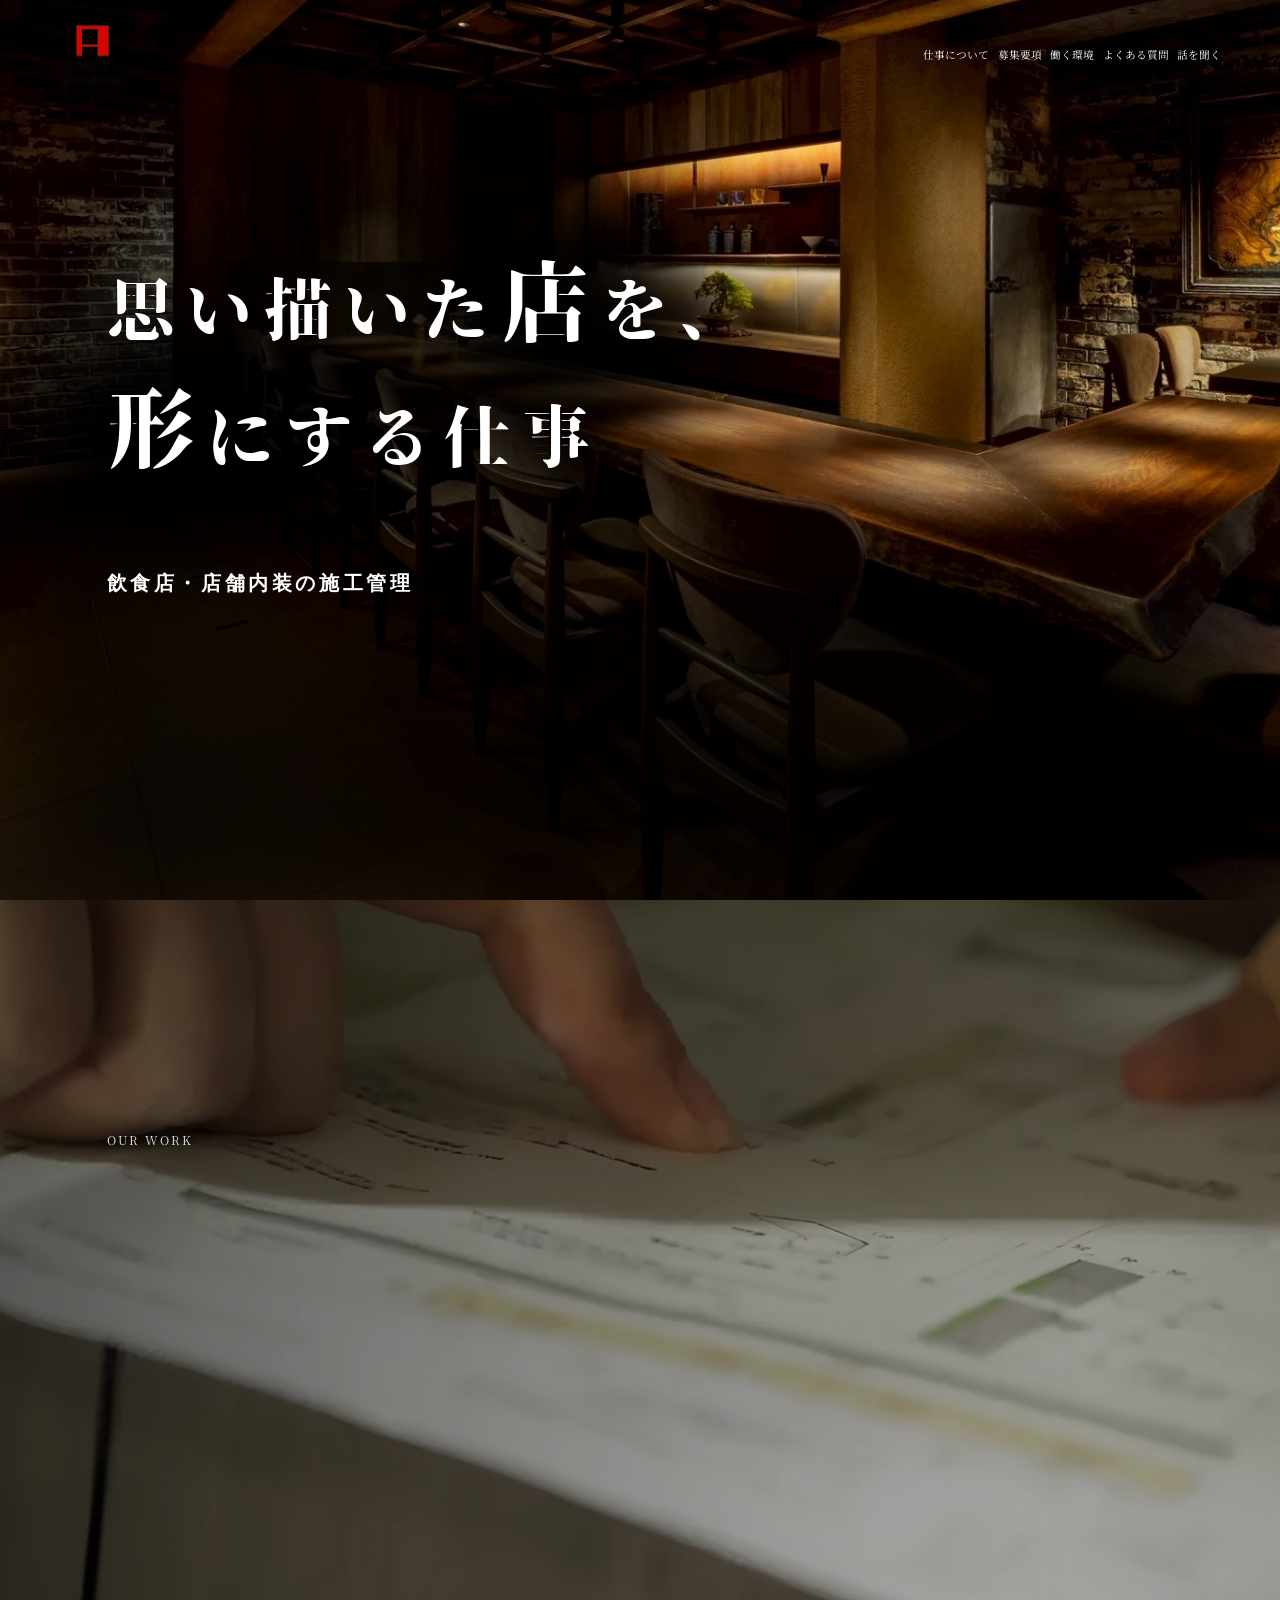
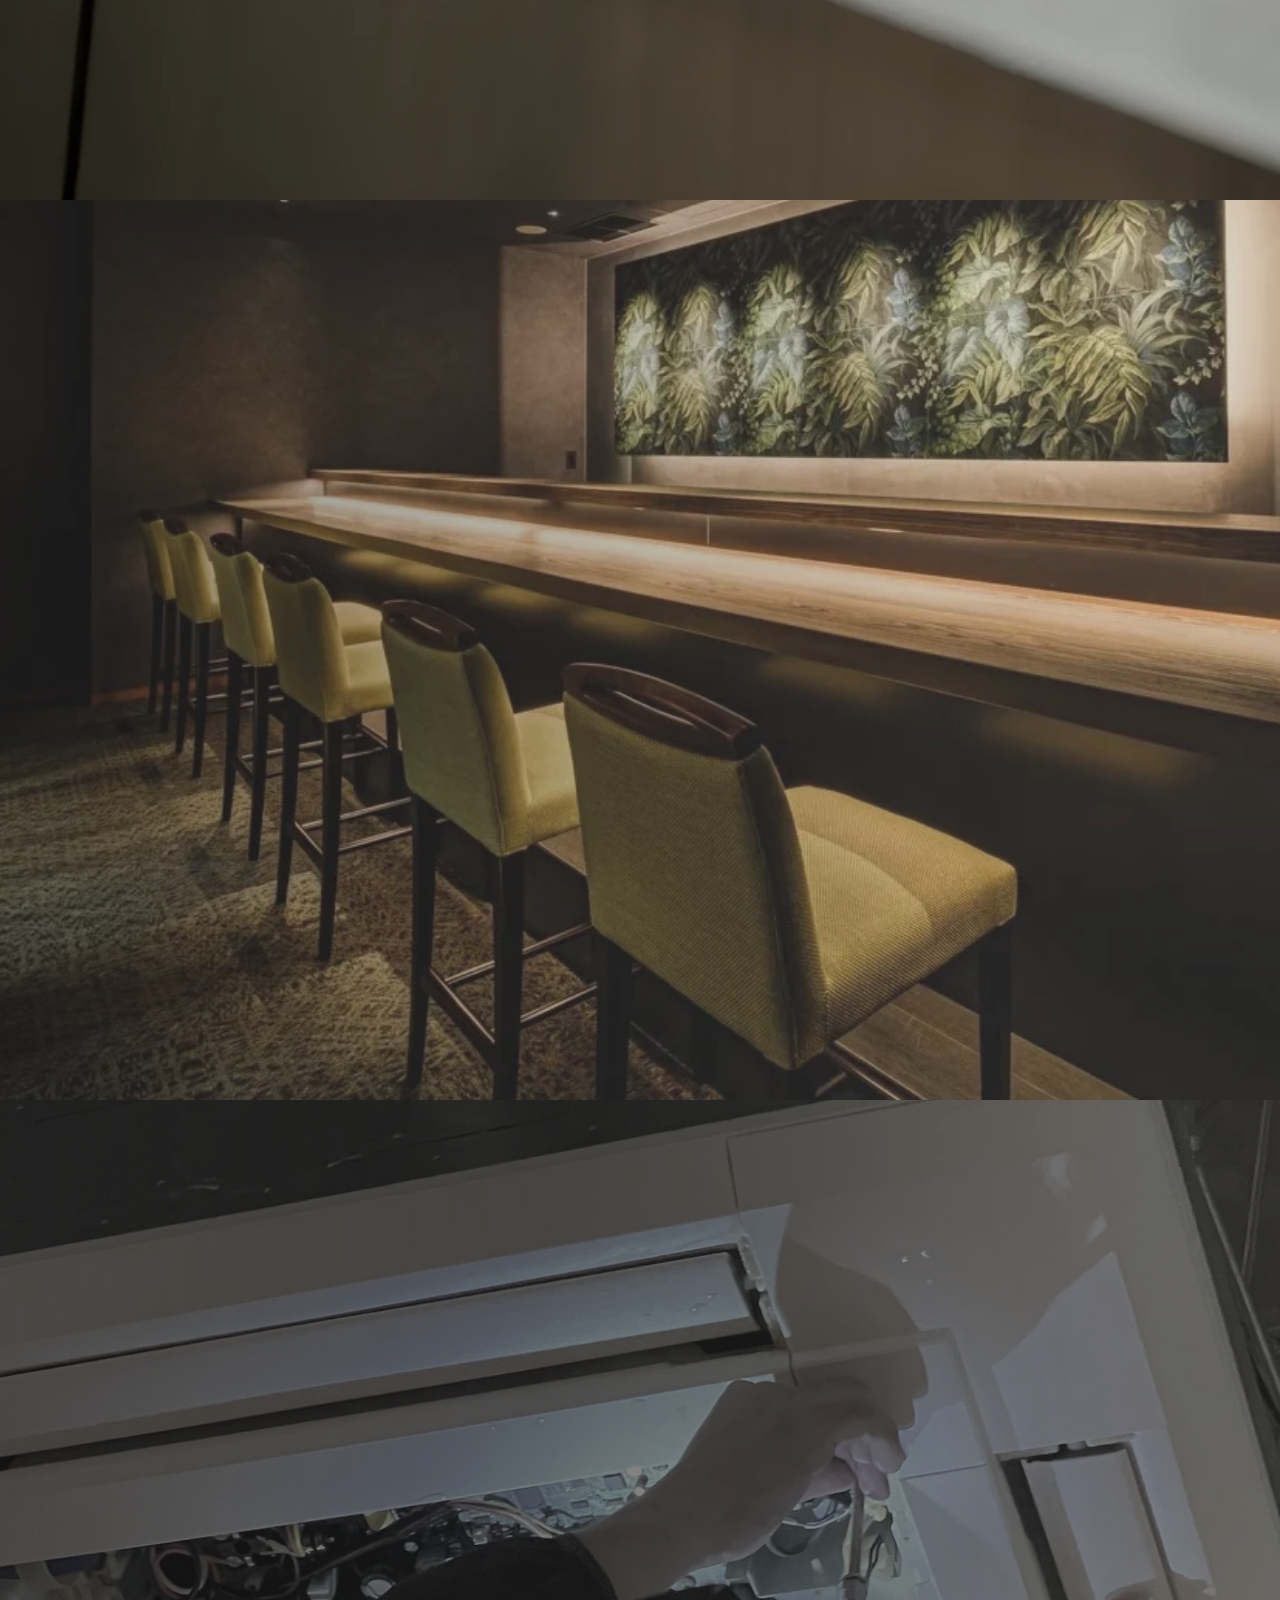
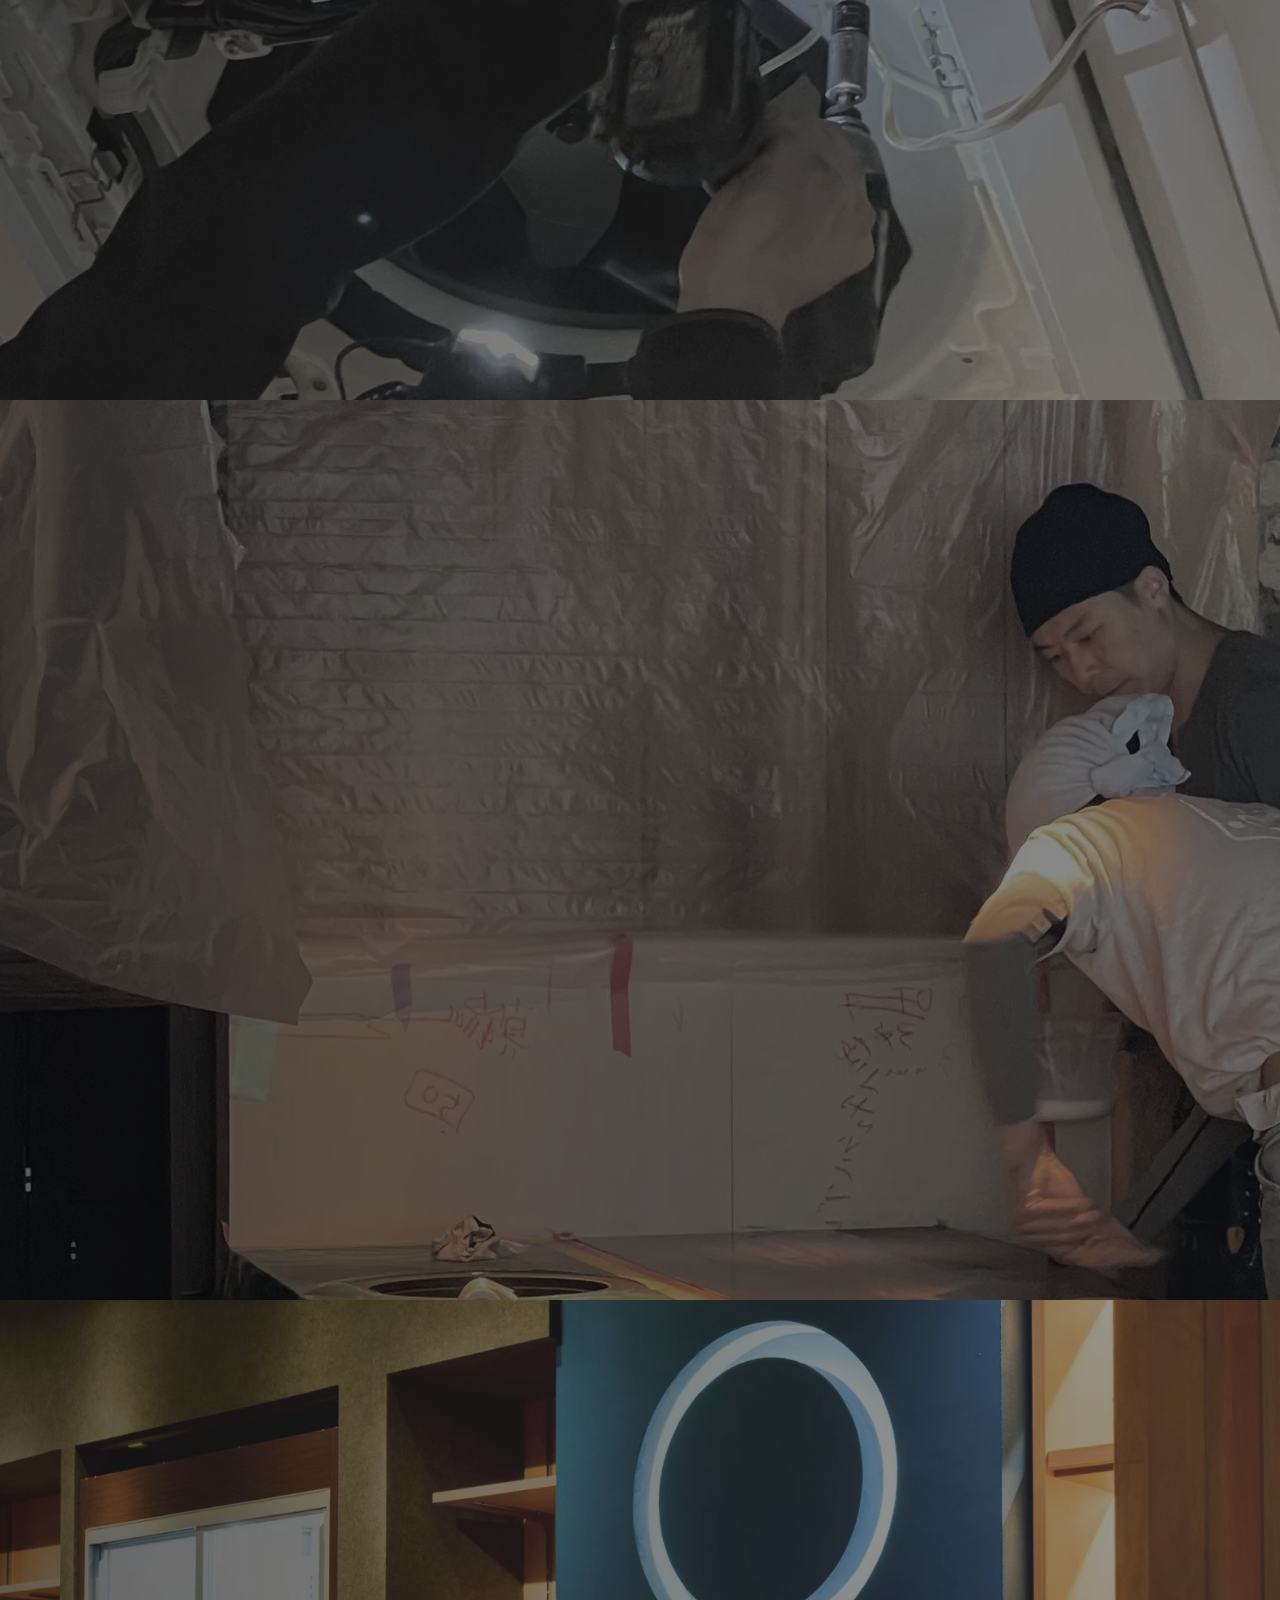
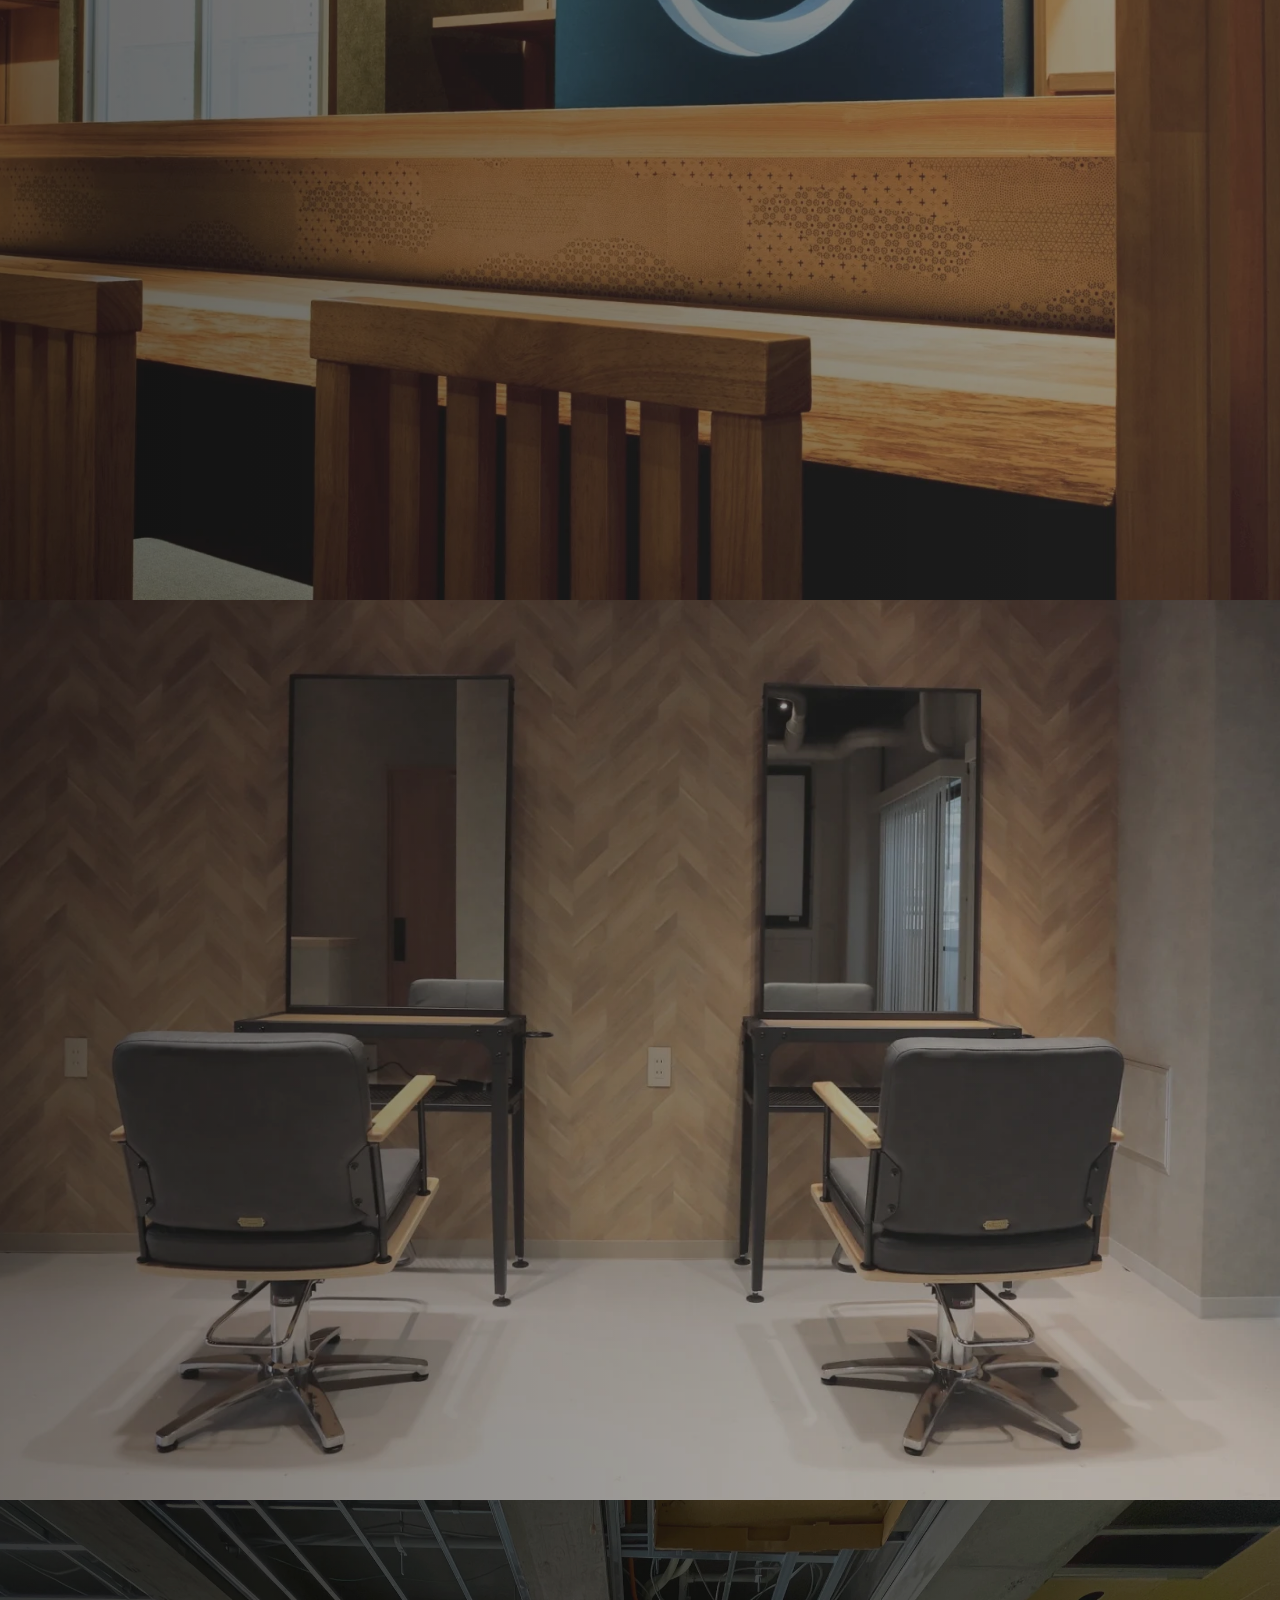
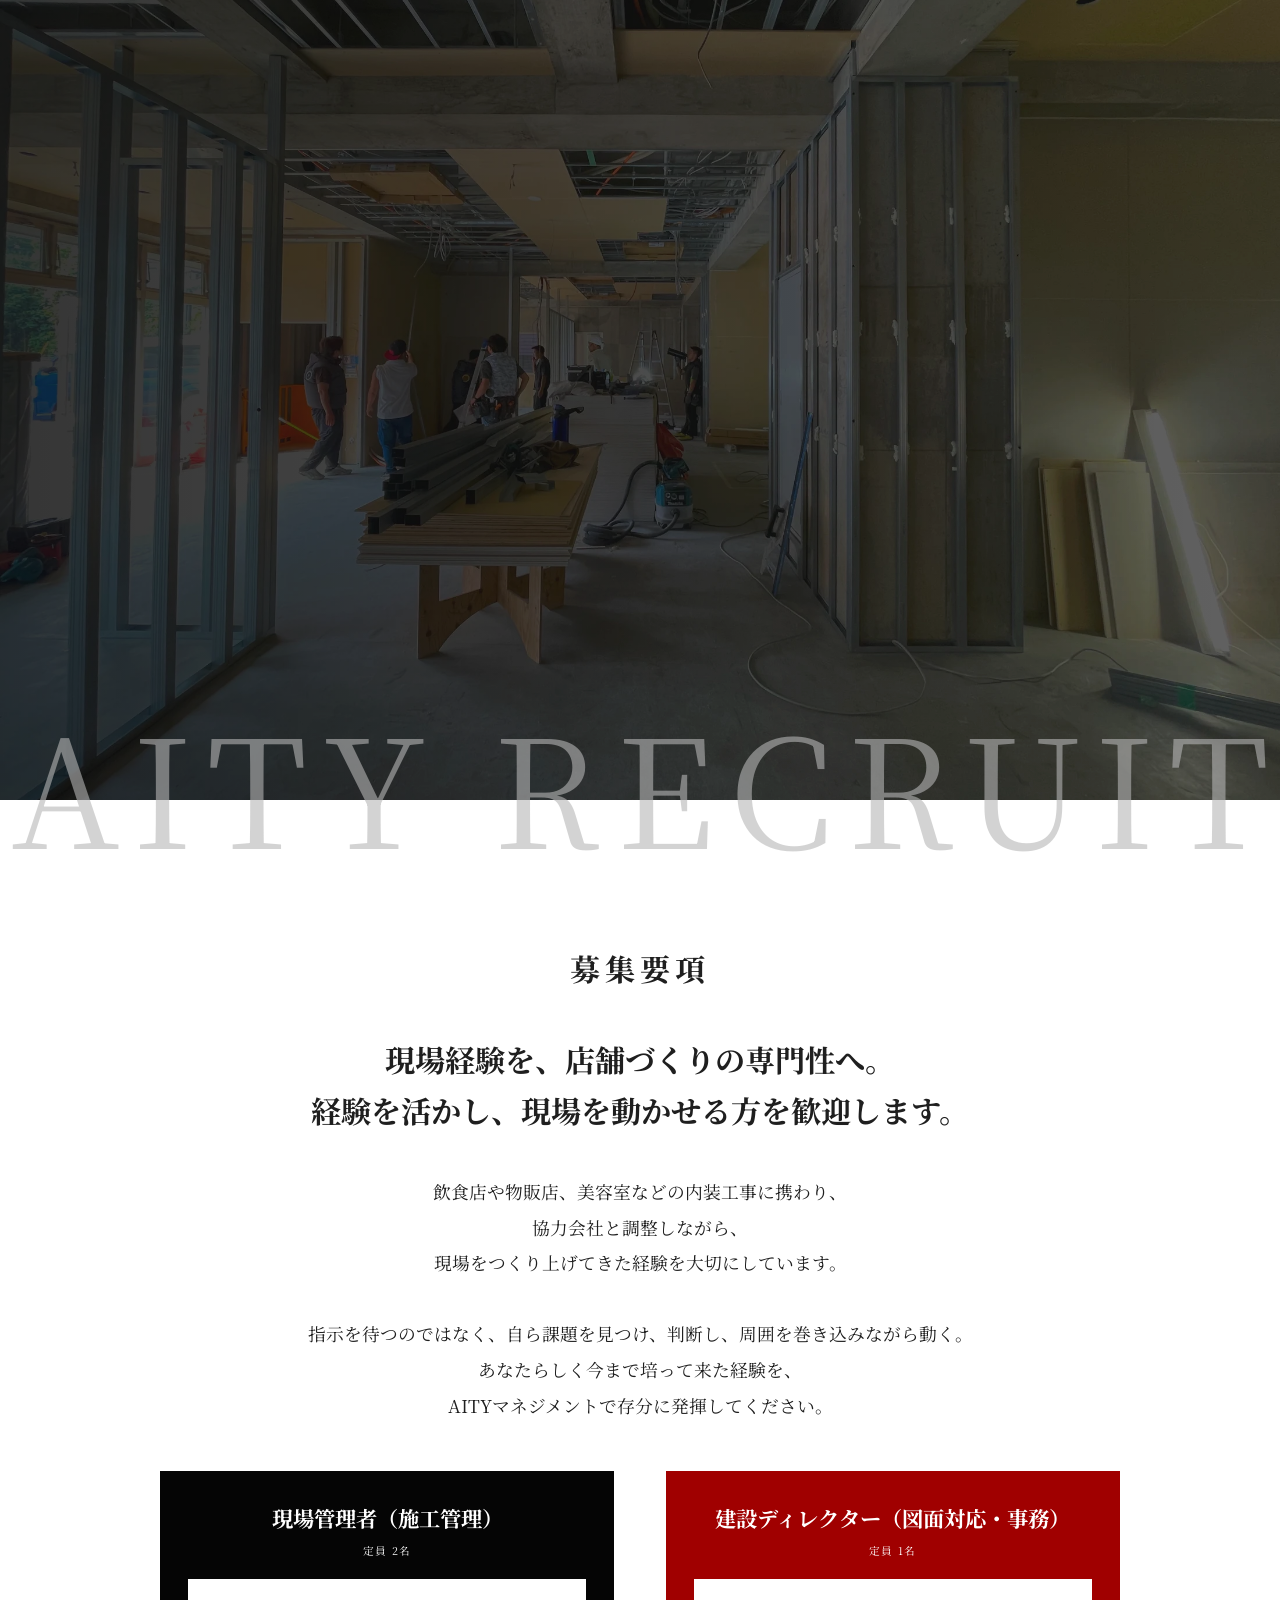
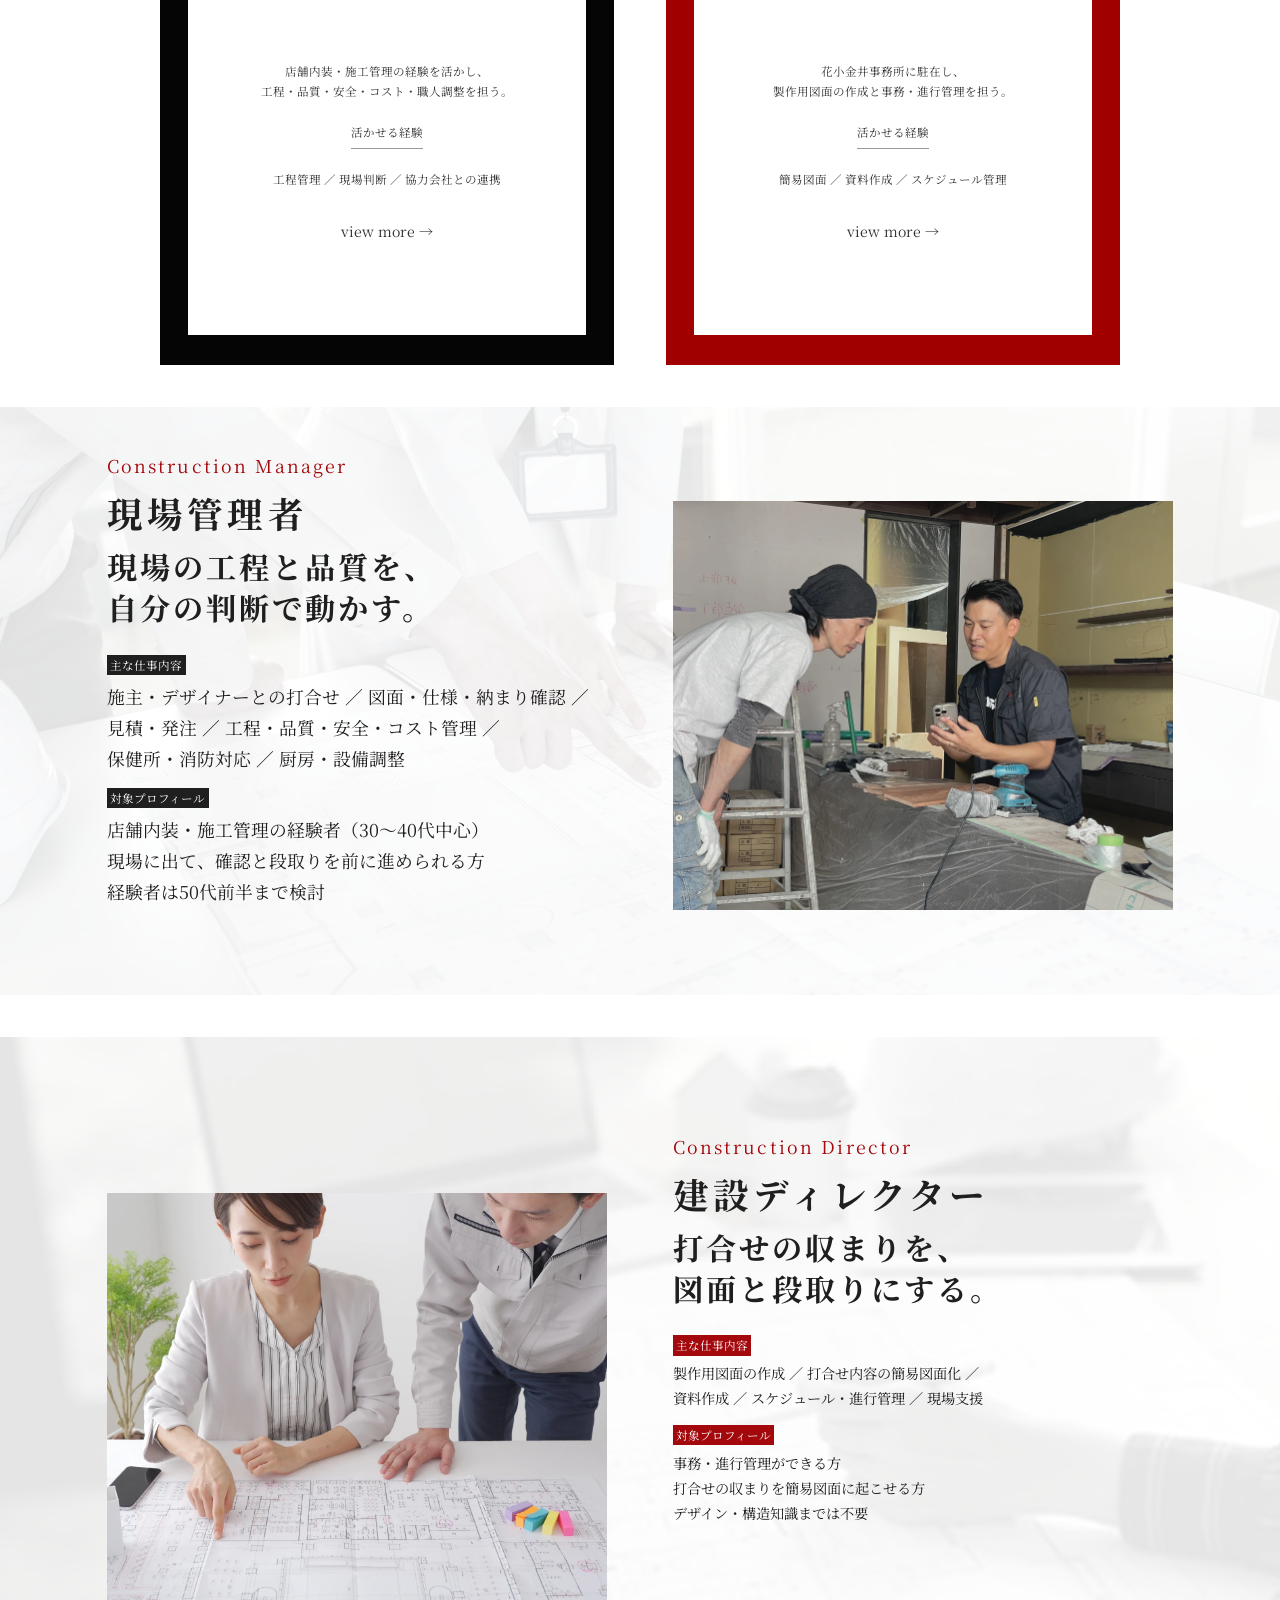
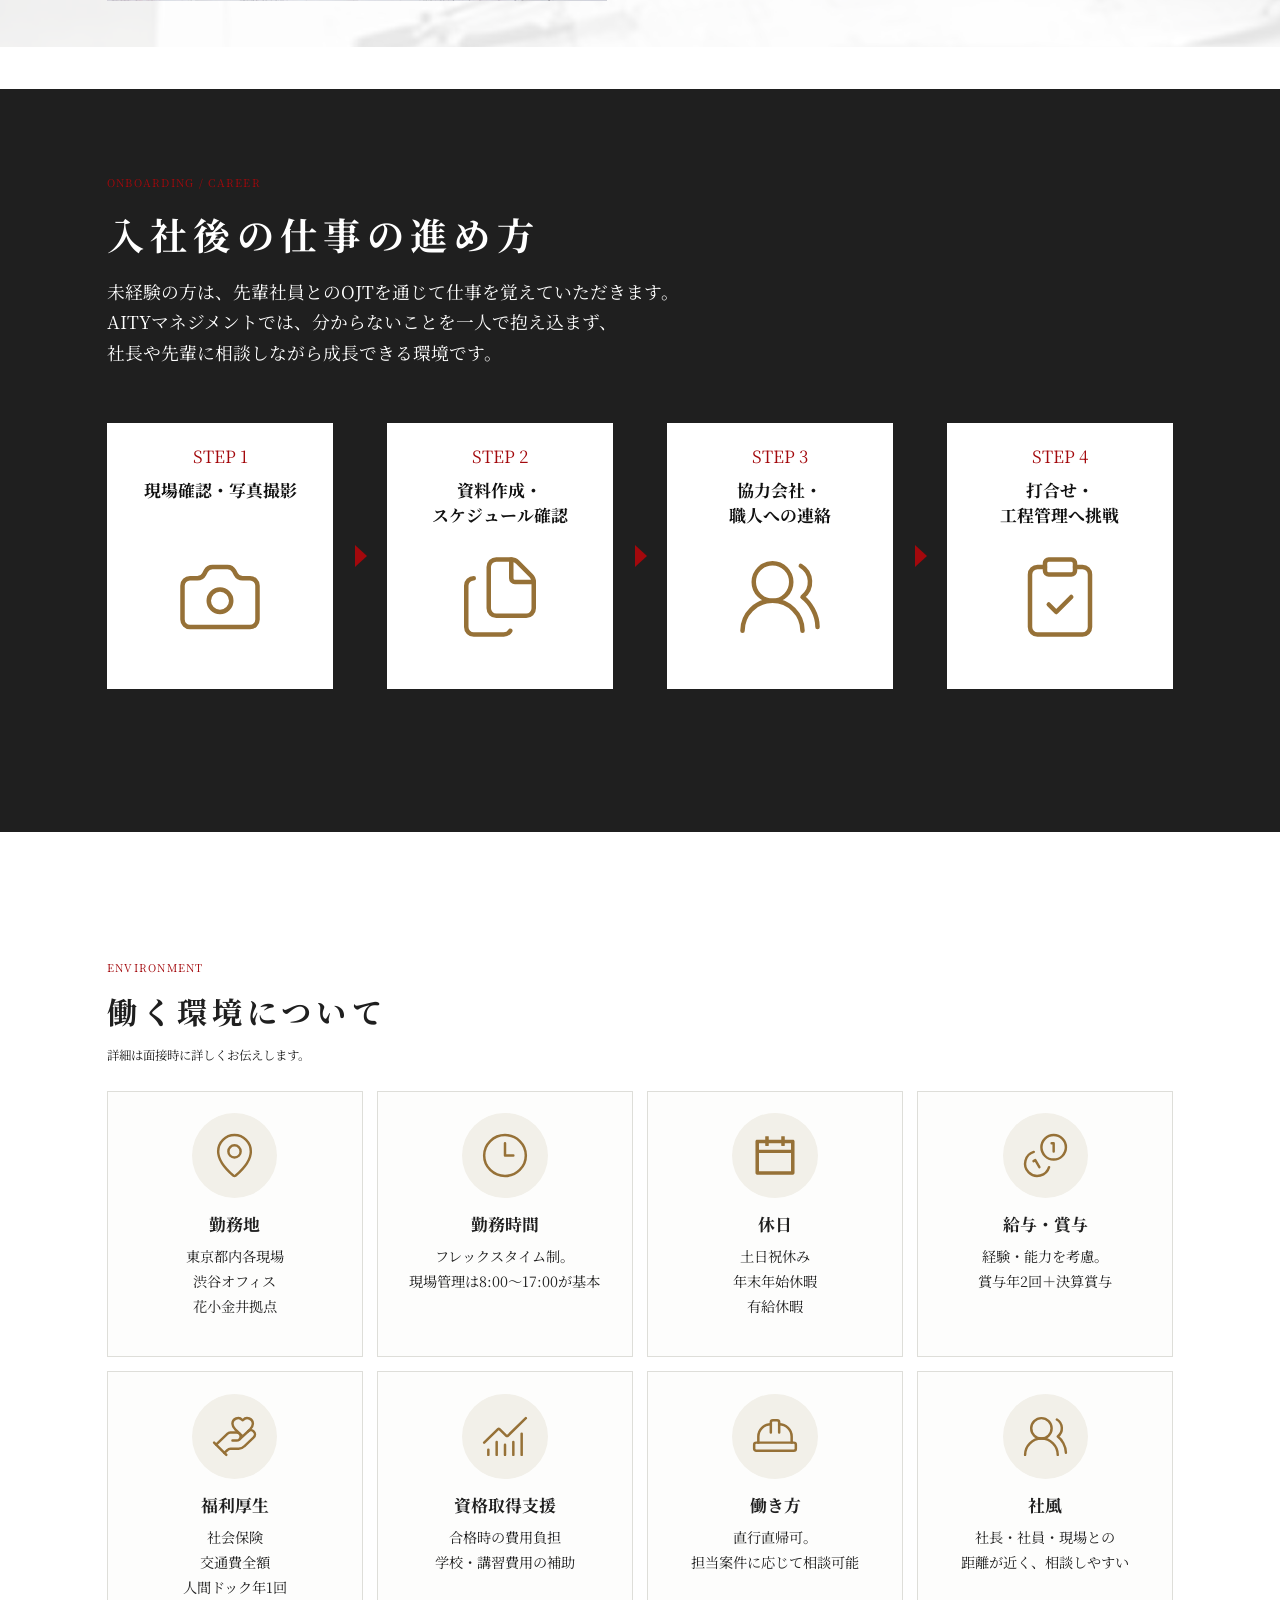
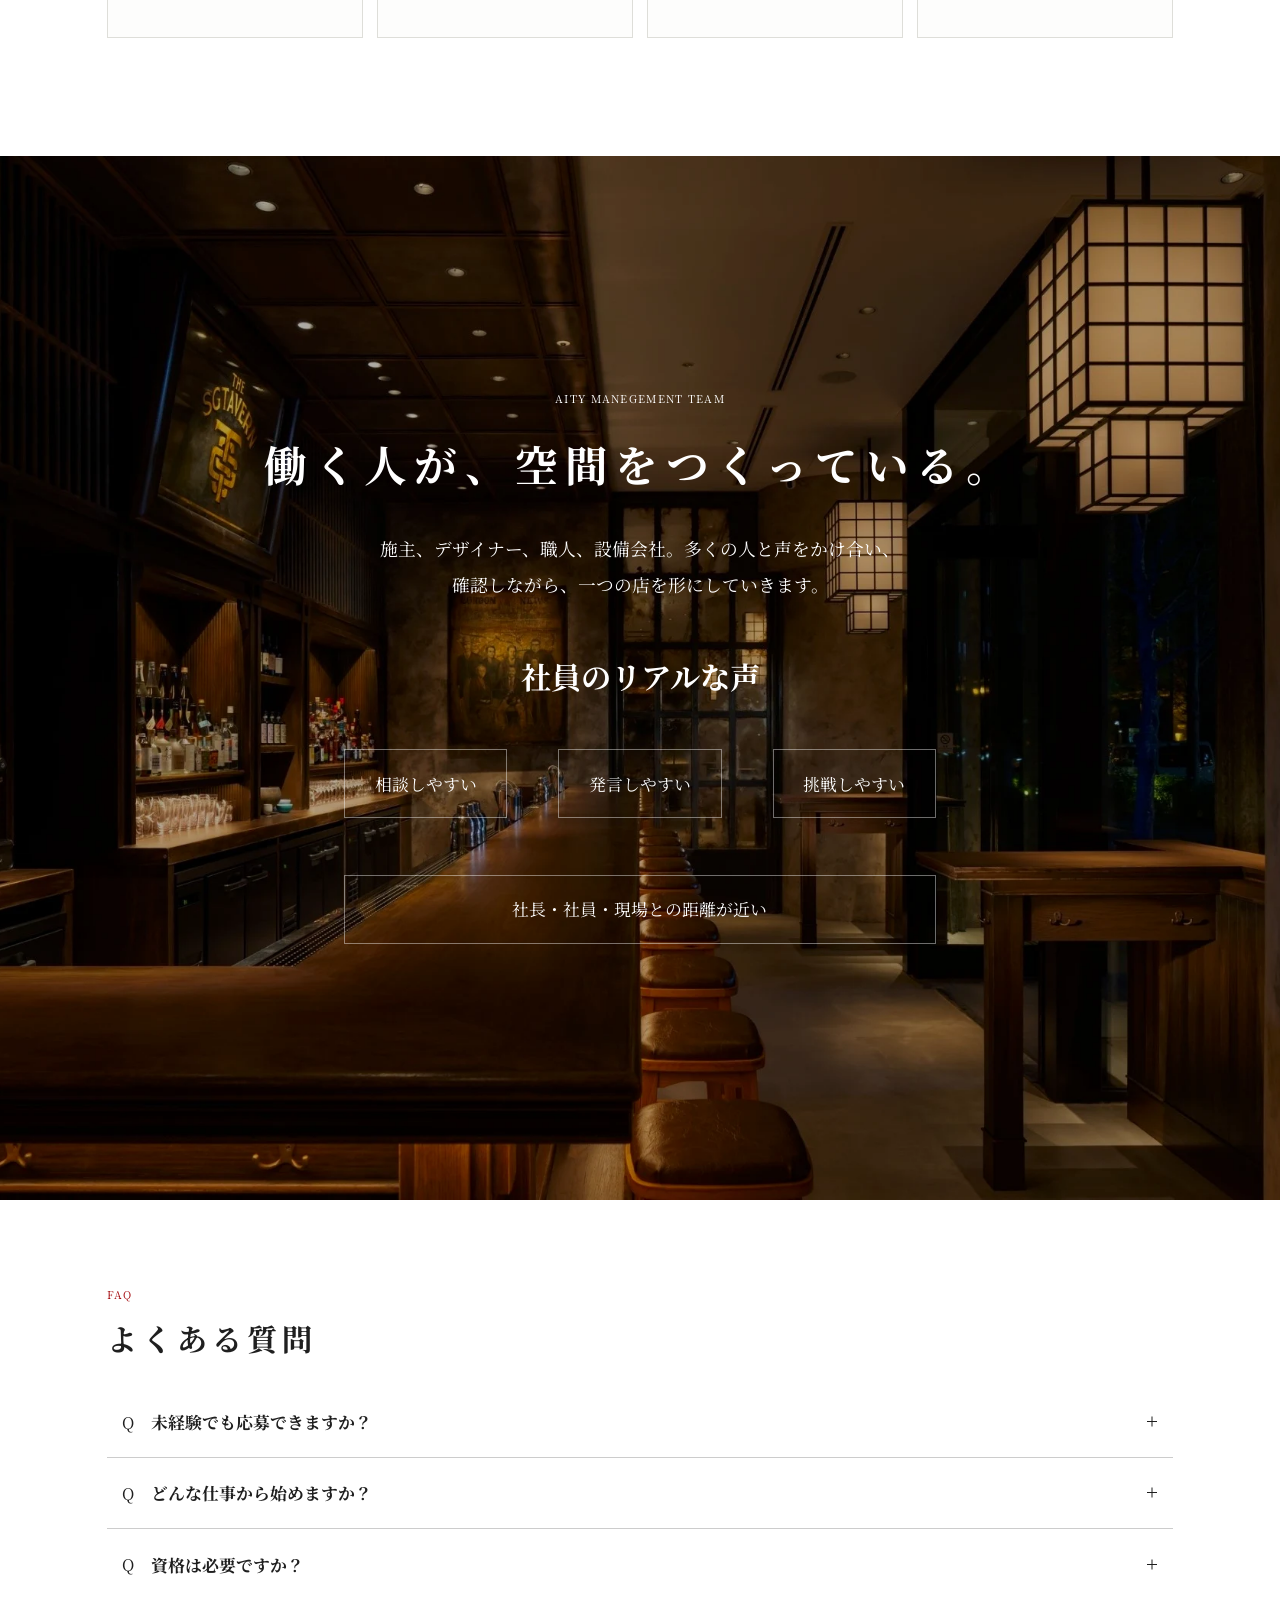
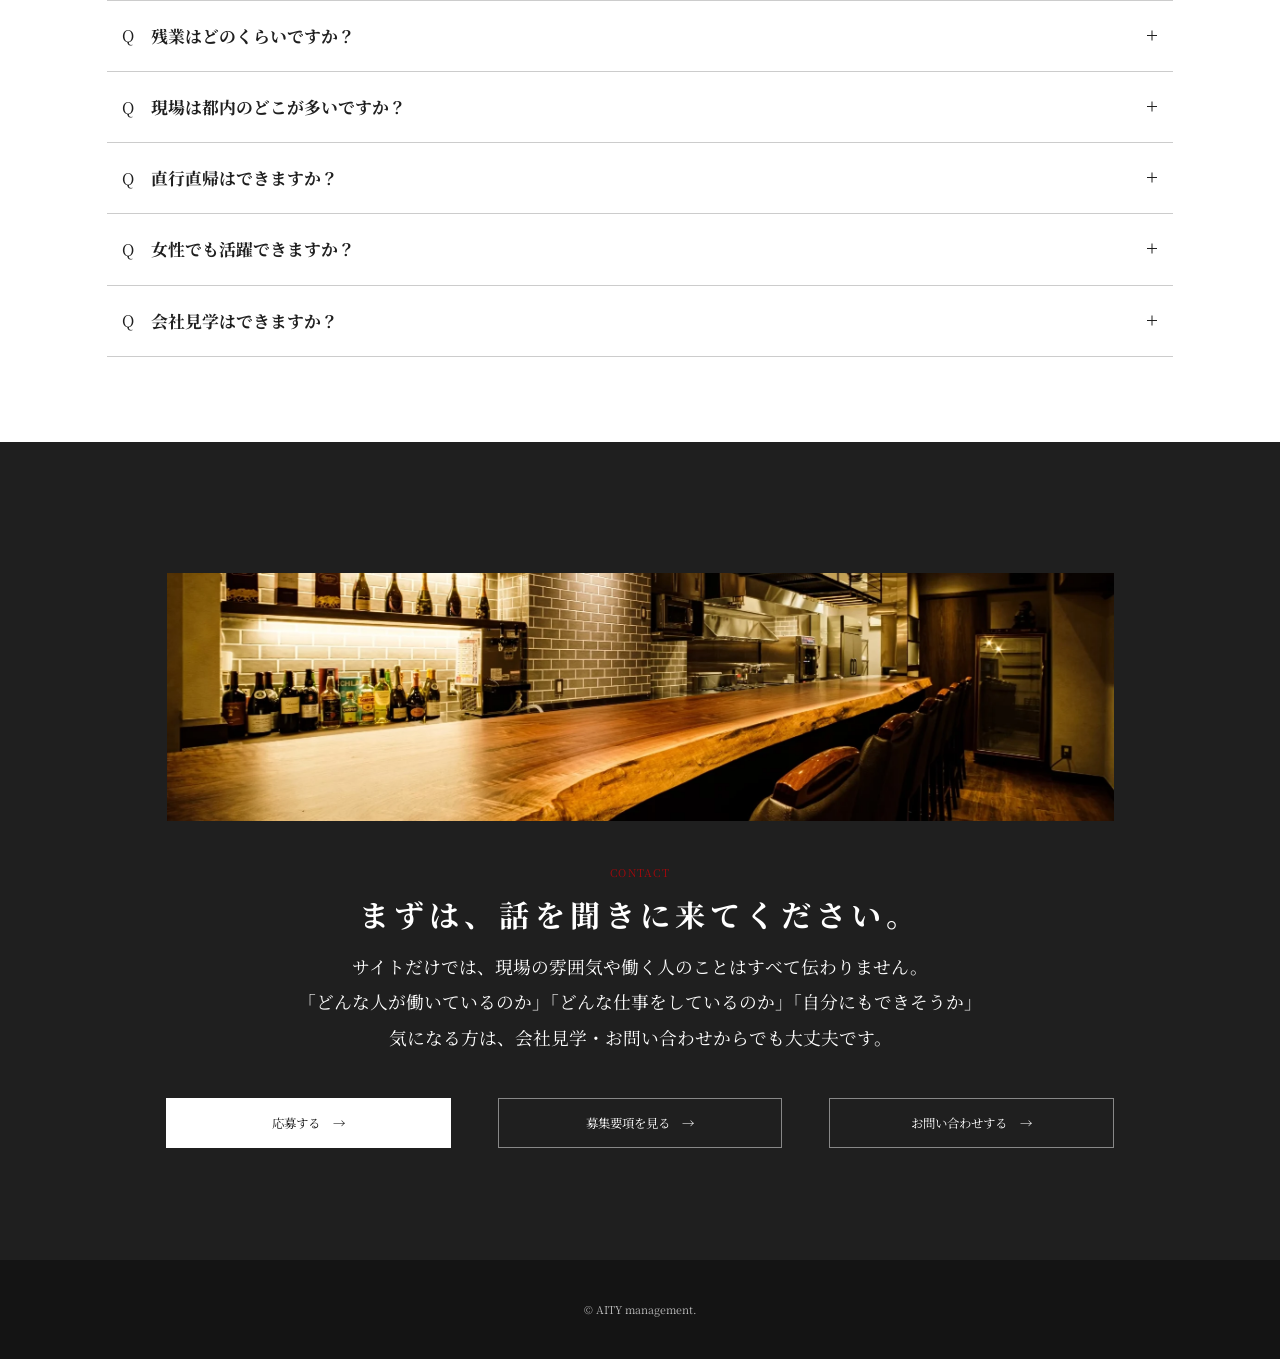
<file: index.html>
<!doctype html>
<html lang="ja"><head><meta charset="utf-8"><meta name="viewport" content="width=device-width, initial-scale=1"><meta name="description" content="思い描いた店を、形にする仕事。AITYマネジメントの施工管理・建設ディレクター採用サイト。仕事内容、働く環境、募集要項をご紹介します。"><meta name="robots" content="noindex,nofollow"><title>採用情報 | AITYマネジメント</title><link rel="preload" href="assets/hero-complete.webp" as="image"><link rel="stylesheet" href="style.css"><link rel="stylesheet" href="revision.css"><script src="story-motion.js" defer></script><script src="app.js" defer></script><script src="page-scroll.js" defer></script></head>
<body><a href="#main" class="skip-link">本文へ移動</a><main id="main">
<section class="hero" aria-label="AITYマネジメント 採用情報"><div class="hero-slideshow" aria-roledescription="カルーセル" aria-label="完成した空間と店舗づくりの現場"><div class="slide is-active" role="group" aria-roledescription="スライド" aria-label="1 / 2 完成した店舗"><span class="photo hero-complete " data-asset="hero-complete"><img src="assets/hero-complete.webp" alt="木の素材感を生かした完成店舗" fetchpriority="high" decoding="async"></span><div class="hero-depth" aria-hidden="true"><span class="hero-shadow" style="left:-0.48597222222222153%;top:-7.333818393480792%;width:44.44444444444444%;height:72.52619324796275%;transform:rotate(16.04deg);background-image:url('assets/hero-shadow-store-a.svg')"></span><span class="hero-shadow" style="left:2.9166666666666665%;top:6.286379511059372%;width:44.44444444444444%;height:72.52619324796275%;transform:rotate(0deg);background-image:url('assets/hero-shadow-store-b.svg')"></span><span class="hero-shadow" style="left:9.583333333333334%;top:-6.169965075669383%;width:44.44444444444444%;height:72.52619324796275%;transform:rotate(0deg);background-image:url('assets/hero-shadow-store-b.svg')"></span><span class="hero-shadow" style="left:23.47222222222222%;top:1.979045401629802%;width:40.833333333333336%;height:66.23981373690337%;transform:rotate(0deg);background-image:url('assets/hero-shadow-store-c.svg')"></span><span class="hero-shadow" style="left:-9.027777777777777%;top:17.57857974388824%;width:40.833333333333336%;height:66.23981373690337%;transform:rotate(0deg);background-image:url('assets/hero-shadow-store-c.svg')"></span><span class="hero-bottom store-bottom"></span></div></div><div class="slide" role="group" aria-roledescription="スライド" aria-label="2 / 2 店舗づくりの現場" aria-hidden="true"><span class="photo hero-image " data-asset="hero"><img src="assets/hero.webp" alt="図面を囲んで店舗づくりを進める現場スタッフ" fetchpriority="high" decoding="async" style="width:100%;height:100.01594082270621%;left:11.451829224824905%;top:6.9845878653497655%;object-fit:cover"></span><div class="hero-depth" aria-hidden="true"><span class="hero-shadow" style="left:2.9166666666666665%;top:6.286379511059372%;width:44.44444444444444%;height:72.52619324796275%;transform:rotate(0deg);background-image:url('assets/hero-shadow-worker-a.svg')"></span><span class="hero-shadow" style="left:-4.583333333333333%;top:25.145518044237487%;width:31.805555555555554%;height:51.33876600698487%;transform:rotate(0deg);background-image:url('assets/hero-shadow-worker-b.svg')"></span><span class="hero-shadow" style="left:14.107083333333332%;top:13.366996507566938%;width:44.44444444444444%;height:72.52619324796275%;transform:rotate(16.04deg);background-image:url('assets/hero-shadow-worker-c.svg')"></span><span class="hero-shadow" style="left:28.105798611111112%;top:9.623806752037252%;width:32.756875%;height:52.73818393480792%;transform:rotate(16.04deg);background-image:url('assets/hero-shadow-worker-d.svg')"></span><span class="hero-bottom worker-bottom"></span><span class="hero-bottom worker-bottom-two"></span></div></div></div>
<header class="header"><a class="logo" href="#main" aria-label="AITYマネジメント 採用 トップ"><span class="photo logo " data-asset="logo"><img src="assets/logo.webp" alt="AITYマネジメント" fetchpriority="high" decoding="async"></span></a><button class="menu-toggle" aria-expanded="false" aria-controls="nav">メニュー<span aria-hidden="true">＋</span></button><nav id="nav" aria-label="メインナビゲーション"><a href="#work">仕事について</a><a href="#recruit">募集要項</a><a href="#environment">働く環境</a><a href="#faq">よくある質問</a><a href="#contact">話を聞く</a></nav></header>
<div class="hero-main"><h1>思い描いた<span>店</span>を、<br><span>形</span>にする仕事<span class="mobile-period">。</span></h1><p class="occupation">飲食店・店舗内装の施工管理</p><p class="mobile-welcome">契約から施工、そしてお店が動き出すまで。<br>AITYマネジメントの採用サイトへようこそ。</p></div>
<div class="slideshow-controls"><button class="slide-dot is-active" data-slide="0" aria-label="1枚目：完成した店舗" aria-pressed="true"></button><button class="slide-dot" data-slide="1" aria-label="2枚目：店舗づくりの現場" aria-pressed="false"></button><button class="slide-pause" aria-label="スライドショーを一時停止">Ⅱ</button></div></section>
<section class="work story-scene planning-section" id="work" data-node-id="1059:517"><span class="photo planning " data-asset="planning"><img src="assets/planning.webp" alt="図面を囲んで空間づくりを検討する手元" loading="lazy" decoding="async" style="width:100.05619702008488%;height:100%;left:-0.07365071022055497%;top:-4.713763669133186%;object-fit:cover"></span><div class="work-copy"><span class="eyebrow">OUR WORK</span><h2>図面通りに、<br>進めるだけの<br class="mobile-break">仕事じゃない。</h2><p>ヒアリング、現地調査、設計理解、職人連携。<br>空間づくり全体に関わりながら、現場を完成へ導いていく。<br>“作業” ではなく、空間を成立させる仕事です。</p></div></section><section class="work story-scene contract-section"  data-node-id="1059:523"><span class="photo contract " data-asset="contract"><img src="assets/contract.webp" alt="契約から施工まで一貫して手がける店舗の客席" loading="lazy" decoding="async"></span><div class="work-copy"><h2>契約から施工まで、<br>ひとつの窓口で。</h2><p>物件契約の相談、レイアウト検討、見積もり、<br>協⼒業者の調整、現場管理、引き渡しまで。<br>飲食店がオープンするまでに必要なことを、<br>一貫してコーディネートします。</p></div></section><section class="work story-scene kitchen-section"  data-node-id="1059:530"><span class="photo kitchen " data-asset="kitchen"><img src="assets/kitchen.webp" alt="店舗の空調設備を施工するスタッフ" loading="lazy" decoding="async"></span><div class="work-copy"><h2>厨房も設備も、<br>安心してつくれるように。</h2><p>厨房専門の社員も在籍し、<br>給排水・電気・換気・消防設備、<br>保健所や消防への申請対応まで<br>“思ったのと違う” を、つくらせません。</p></div></section><section class="work story-scene communication-section"  data-node-id="1059:536"><span class="photo communication " data-asset="communication"><img src="assets/communication.webp" alt="内装工事を進める現場スタッフ" loading="lazy" decoding="async" style="width:132.6415432360641%;height:320.280794271635%;left:-32.62594657184886%;top:-105.2973268819834%;object-fit:cover"></span><div class="work-copy"><h2>早く、正しく、<br>ちゃんと伝える。</h2><p>Speed・Quality・Communication を重視した、<br>特命形式の施工。<br>職人・協力会社・施主をつなぎながら、<br>案件全体を前に進めます。</p></div></section><section class="work story-scene dining-section"  data-node-id="1059:542"><span class="photo izakaya " data-asset="izakaya"><img src="assets/izakaya.webp" alt="カウンターと客席が並ぶ完成店舗" loading="lazy" decoding="async"></span><div class="work-copy"><h2>Bar、居酒屋、<br>レストラン。</h2><p>飲食店を中心に、さまざまな店舗・商業施設の<br>空間づくりに携わっています。<br>空間ごとに求められることが違うから、<br>毎回が新しい仕事です。</p></div></section><section class="work story-scene salon-section"  data-node-id="1059:547"><span class="photo salon " data-asset="salon"><img src="assets/salon.webp" alt="素材感を生かした美容室の内装" loading="lazy" decoding="async" style="width:115.08474228641361%;height:115.65903325955802%;left:-3.9705881394616775%;top:-16.744685126696265%;object-fit:cover"></span><div class="work-copy"><h2>美容室・<br>保育園まで。</h2><p>手がける空間は、飲食店だけではありません。<br>美容室や保育園など、人が集まるさまざまな<br>場所づくりにも携わっています。<br>空間ごとに、求められることも違います。</p></div></section>
<section class="work-summary story-scene"><span class="photo summary " data-asset="summary"><img src="assets/summary.webp" alt="店舗の完成を目指して施工中の現場" loading="lazy" decoding="async"></span><div class="summary-copy"><h2>全部、<br>お店が動き<br class="mobile-break">出す前を、<br>支える仕事</h2><p>その仕事をしているのが、AITYマネジメントです。</p></div><svg class="giant-type" aria-hidden="true" viewBox="0 0 1440 200"><text x="12" y="155" textLength="1416" lengthAdjust="spacing" font-size="170" fill="currentColor">AITY RECRUIT</text></svg></section>
<div class="recruitment-flow"><section class="recruit-intro" id="recruit"><h2>募集要項</h2><h3 class="recruit-desktop-copy">現場経験を、店舗づくりの専門性へ。<br>経験を活かし、現場を動かせる方を歓迎します。</h3><h3 class="recruit-mobile-copy">現場経験を、<br>店舗づくりの専門性へ。<br>経験を活かし、<br>現場を動かせる方を歓迎します。</h3><p class="recruit-desktop-copy">飲食店や物販店、美容室などの内装工事に携わり、<br>協力会社と調整しながら、<br>現場をつくり上げてきた経験を大切にしています。<br><br>指示を待つのではなく、自ら課題を見つけ、判断し、周囲を巻き込みながら動く。<br>あなたらしく今まで培って来た経験を、<br>AITYマネジメントで存分に発揮してください。</p><p class="recruit-mobile-copy">飲食店や物販店、美容室などの内装工事に携わり、<br>協力会社と調整しながら、現場をつくり<br>上げてきた経験を大切にしています。<br><br>指示を待つのではなく、自ら課題を見つけ、<br>判断し、周囲を巻き込みながら動く。<br>あなたらしく今まで培って来た経験を、<br>AITYマネジメントで存分に発揮してください。</p><div class="role-cards"><article class="role-card"><h4>現場管理者（施工管理）</h4><span class="capacity">定員 2名</span><div class="role-card-inner"><p>店舗内装・施工管理の経験を活かし、<br>工程・品質・安全・コスト・職人調整を担う。<br><br><span class="experience-label">活かせる経験</span><br><br>工程管理 ／ 現場判断 ／ 協力会社との連携</p><a class="view-more" href="#manager">view more <span aria-hidden="true">→</span></a></div></article><article class="role-card"><h4>建設ディレクター<br class="mobile-break">（図面対応・事務）</h4><span class="capacity">定員 1名</span><div class="role-card-inner"><p>花小金井事務所に駐在し、<br>製作用図面の作成と事務・進行管理を担う。<br><br><span class="experience-label">活かせる経験</span><br><br>簡易図面 ／ 資料作成 ／ スケジュール管理</p><a class="view-more" href="#director">view more <span aria-hidden="true">→</span></a></div></article></div></section>
<section class="role-detail manager-detail" id="manager"><span class="photo manager-bg role-background" data-asset="manager-bg"><img src="assets/manager-bg.webp" alt="" loading="lazy" decoding="async"></span><div class="role-info"><p class="eyebrow">Construction Manager</p><h2>現場管理者</h2><h3>現場の工程と品質を、<br>自分の判断で動かす。</h3><dl><dt>主な仕事内容</dt><dd>施主・デザイナーとの打合せ ／ 図面・仕様・納まり確認 ／<br>見積・発注 ／ 工程・品質・安全・コスト管理 ／<br>保健所・消防対応 ／ 厨房・設備調整</dd><dt>対象プロフィール</dt><dd>店舗内装・施工管理の経験者（30〜40代中心）<br>現場に出て、確認と段取りを前に進められる方<br>経験者は50代前半まで検討</dd></dl></div><span class="photo manager role-portrait" data-asset="manager"><img src="assets/manager.webp" alt="現場で図面を確認する施工管理者" loading="lazy" decoding="async" style="width:109.60854111126486%;height:100.39505847486568%;left:9.735194082983943e-14%;top:-0.3355402780243689%;object-fit:cover"></span></section>
<section class="role-detail director-detail" id="director"><span class="photo director-bg role-background" data-asset="director-bg"><img src="assets/director-bg.webp" alt="" loading="lazy" decoding="async" style="width:112.60092643388994%;height:163.33640069893877%;left:-0.023401290399244407%;top:-31.626106013763035%;object-fit:cover"></span><span class="photo director role-portrait" data-asset="director"><img src="assets/director.webp" alt="資料を広げて打ち合わせをするスタッフ" loading="lazy" decoding="async" style="width:148.41702195795244%;height:100%;left:-24.20851097897622%;top:0%;object-fit:cover"></span><div class="role-info"><p class="eyebrow">Construction Director</p><h2>建設ディレクター</h2><h3>打合せの収まりを、<br>図面と段取りにする。</h3><dl><dt>主な仕事内容</dt><dd>製作用図面の作成 ／ 打合せ内容の簡易図面化 ／<br>資料作成 ／ スケジュール・進行管理 ／ 現場支援</dd><dt>対象プロフィール</dt><dd>事務・進行管理ができる方<br>打合せの収まりを簡易図面に起こせる方<br>デザイン・構造知識までは不要</dd></dl></div></section>
<section class="onboarding"><div class="container"><p class="eyebrow">ONBOARDING / CAREER</p><h2>入社後の仕事の進め方</h2><p class="onboarding-description">未経験の方は、先輩社員とのOJTを通じて仕事を覚えていただきます。<br>AITYマネジメントでは、分からないことを一人で抱え込まず、<br>社長や先輩に相談しながら成長できる環境です。</p><ol class="steps"><li><span class="step-number">STEP 1</span><h3>現場確認・写真撮影</h3><span class="icon-disc"><img src="assets/camera.svg" alt="" width="56" height="56" loading="lazy"></span></li><li><span class="step-number">STEP 2</span><h3>資料作成・<br>スケジュール確認</h3><span class="icon-disc"><img src="assets/files.svg" alt="" width="56" height="56" loading="lazy"></span></li><li><span class="step-number">STEP 3</span><h3>協力会社・<br>職人への連絡</h3><span class="icon-disc"><img src="assets/users-round.svg" alt="" width="56" height="56" loading="lazy"></span></li><li><span class="step-number">STEP 4</span><h3>打合せ・<br>工程管理へ挑戦</h3><span class="icon-disc"><img src="assets/clipboard-check.svg" alt="" width="56" height="56" loading="lazy"></span></li></ol></div></section>
<section class="environment container" id="environment"><p class="eyebrow">ENVIRONMENT</p><h2>働く環境について</h2><p class="environment-description">詳細は面接時に詳しくお伝えします。</p><div class="environment-grid"><article><span class="icon-disc"><img src="assets/map-pin.svg" alt="" width="56" height="56" loading="lazy"></span><h3>勤務地</h3><p>東京都内各現場<br>渋谷オフィス<br>花小金井拠点</p></article><article><span class="icon-disc"><img src="assets/clock-3.svg" alt="" width="56" height="56" loading="lazy"></span><h3>勤務時間</h3><p>フレックスタイム制。<br>現場管理は8:00〜17:00が基本</p></article><article><span class="icon-disc"><img src="assets/calendar.svg" alt="" width="56" height="56" loading="lazy"></span><h3>休日</h3><p>土日祝休み<br>年末年始休暇<br>有給休暇</p></article><article><span class="icon-disc"><img src="assets/coins.svg" alt="" width="56" height="56" loading="lazy"></span><h3>給与・賞与</h3><p>経験・能力を考慮。<br>賞与年2回＋決算賞与</p></article><article><span class="icon-disc"><img src="assets/hand-heart.svg" alt="" width="56" height="56" loading="lazy"></span><h3>福利厚生</h3><p>社会保険<br>交通費全額<br>人間ドック年1回</p></article><article><span class="icon-disc"><img src="assets/chart-no-axes-combined.svg" alt="" width="56" height="56" loading="lazy"></span><h3>資格取得支援</h3><p>合格時の費用負担 <br> 学校・講習費用の補助</p></article><article><span class="icon-disc"><img src="assets/hard-hat.svg" alt="" width="56" height="56" loading="lazy"></span><h3>働き方</h3><p>直行直帰可。<br>担当案件に応じて相談可能</p></article><article><span class="icon-disc"><img src="assets/users-round.svg" alt="" width="56" height="56" loading="lazy"></span><h3>社風</h3><p>社長・社員・現場との<br>距離が近く、相談しやすい</p></article></div></section>
<section class="team"><span class="photo team-image " data-asset="team"><img src="assets/team.webp" alt="落ち着いた照明の店舗空間" loading="lazy" decoding="async"></span><div class="team-content"><p class="eyebrow">AITY MANEGEMENT TEAM</p><h2>働く人が、<br class="mobile-break">空間をつくっている。</h2><p>施主、デザイナー、職人、設備会社。多くの人と声をかけ合い、<br>確認しながら、一つの店を形にしていきます。</p><h3>社員のリアルな声</h3><ul class="culture-points"><li>相談しやすい</li><li>発言しやすい</li><li>挑戦しやすい</li><li>社長・社員・現場との距離が近い</li></ul></div></section>
<section class="faq container" id="faq"><p class="eyebrow">FAQ</p><h2>よくある質問</h2><div class="faq-list"><details><summary><span class="q-mark" aria-hidden="true">Q</span><span>未経験でも応募できますか？</span><span class="faq-toggle" aria-hidden="true"></span></summary><div class="answer"><span aria-hidden="true">A</span><p>はい、未経験の方もご応募いただけます。入社後は先輩社員と一緒に仕事を進めながら、必要な知識や業務の流れを覚えていただきます。</p></div></details><details><summary><span class="q-mark" aria-hidden="true">Q</span><span>どんな仕事から始めますか？</span><span class="faq-toggle" aria-hidden="true"></span></summary><div class="answer"><span aria-hidden="true">A</span><p>これまでのご経験に応じて、担当する業務を決めていきます。未経験の方は先輩社員のサポートから、経験のある方は培ってきたスキルを活かせる業務からスタートします。</p></div></details><details><summary><span class="q-mark" aria-hidden="true">Q</span><span>資格は必要ですか？</span><span class="faq-toggle" aria-hidden="true"></span></summary><div class="answer"><span aria-hidden="true">A</span><p>応募にあたって、必須の資格はありません。資格をお持ちでない方もご応募いただけます。</p></div></details><details><summary><span class="q-mark" aria-hidden="true">Q</span><span>残業はどのくらいですか？</span><span class="faq-toggle" aria-hidden="true"></span></summary><div class="answer"><span aria-hidden="true">A</span><p>現場や案件の状況により異なりますが、月平均残業時間は、10時間程度です。</p></div></details><details><summary><span class="q-mark" aria-hidden="true">Q</span><span>現場は都内のどこが多いですか？</span><span class="faq-toggle" aria-hidden="true"></span></summary><div class="answer"><span aria-hidden="true">A</span><p>現場は東京23区内を中心とした都内エリアが中心です。打ち合わせや社内業務、現場対応の内容により、渋谷または花小金井で業務を行う場合があります。</p></div></details><details><summary><span class="q-mark" aria-hidden="true">Q</span><span>直行直帰はできますか？</span><span class="faq-toggle" aria-hidden="true"></span></summary><div class="answer"><span aria-hidden="true">A</span><p>はい、直行直帰が可能です。担当する現場や業務に合わせて、出退勤の方法を調整しています。</p></div></details><details><summary><span class="q-mark" aria-hidden="true">Q</span><span>女性でも活躍できますか？</span><span class="faq-toggle" aria-hidden="true"></span></summary><div class="answer"><span aria-hidden="true">A</span><p>はい、性別を問わず活躍できる仕事です。ご自身の経験や強みを活かしながら、店舗づくりに携わっていただけます。</p></div></details><details><summary><span class="q-mark" aria-hidden="true">Q</span><span>会社見学はできますか？</span><span class="faq-toggle" aria-hidden="true"></span></summary><div class="answer"><span aria-hidden="true">A</span><p>はい、会社見学が可能です。ご希望の方は、採用担当者へお気軽にお問い合わせください。</p></div></details></div></section>
<section class="contact" id="contact"><div class="contact-inner"><span class="photo contact-image " data-asset="contact"><img src="assets/contact.webp" alt="木のカウンターが広がる完成店舗" loading="lazy" decoding="async" style="width:99.99287179263449%;height:253.81014392424734%;left:0.04110570925249809%;top:-93.78071037484206%;object-fit:cover"></span><p class="eyebrow">CONTACT</p><h2>まずは、<br class="mobile-break">話を聞きに来てください。</h2><p class="contact-description contact-desktop-copy">サイトだけでは、現場の雰囲気や働く人のことはすべて伝わりません。<br>「どんな人が働いているのか」「どんな仕事をしているのか」「自分にもできそうか」<br>気になる方は、会社見学・お問い合わせからでも⼤丈夫です。</p><p class="contact-description contact-mobile-copy">サイトだけでは、<br>現場の雰囲気や働く人のことはすべて伝わりません。<br><br>「どんな人が働いているのか」<br>「どんな仕事をしているのか」<br>「自分にもできそうか」<br><br>気になる方は、<br>会社見学・お問い合わせからでも⼤丈夫です。</p><div class="contact-buttons"><a href="apply.html" aria-label="応募する（確認用フォーム）">応募する <span aria-hidden="true">→</span></a><a href="#recruit">募集要項を見る <span aria-hidden="true">→</span></a><a href="https://aity-management.jp/contact/" target="_blank" rel="noopener noreferrer" aria-label="お問い合わせする（お問い合わせフォーム、新しいタブ）">お問い合わせする <span aria-hidden="true">→</span></a></div></div></section>
</div></main><footer><small>© AITY management.</small></footer></body></html>
</file>
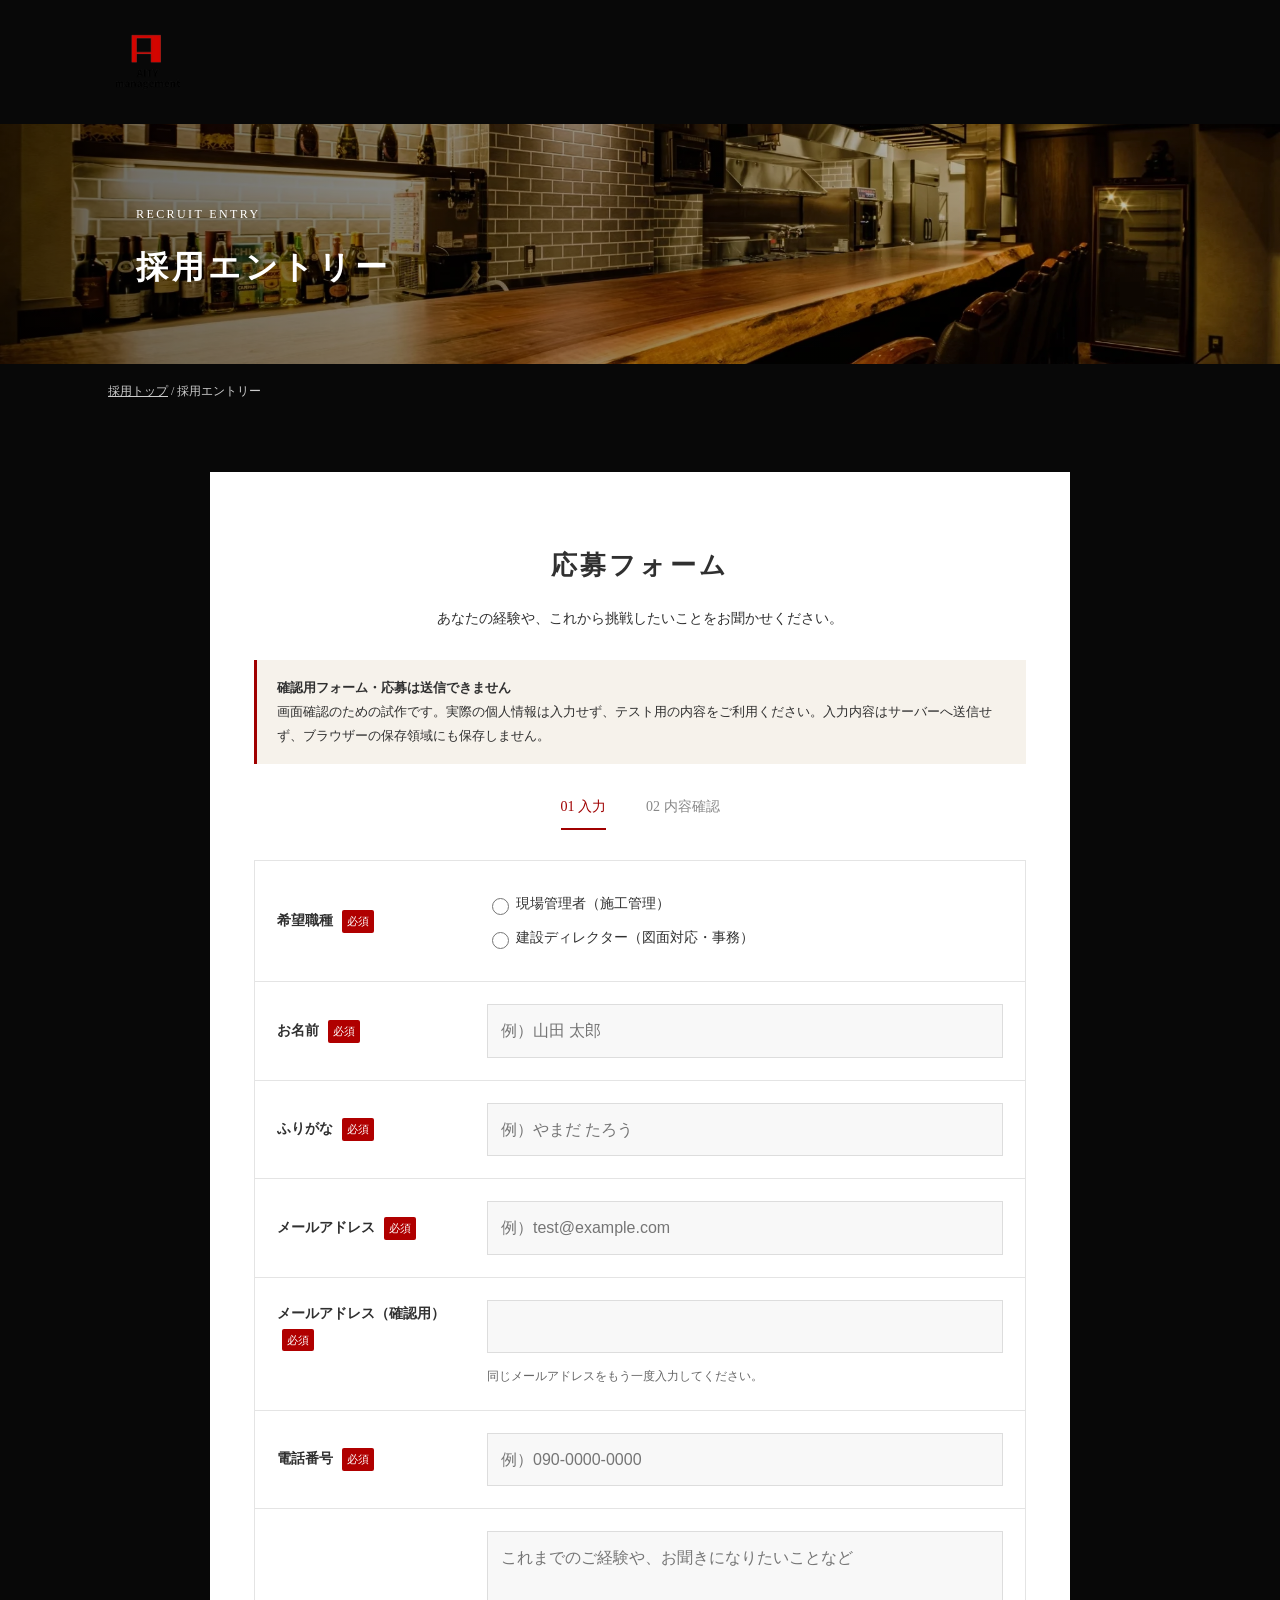
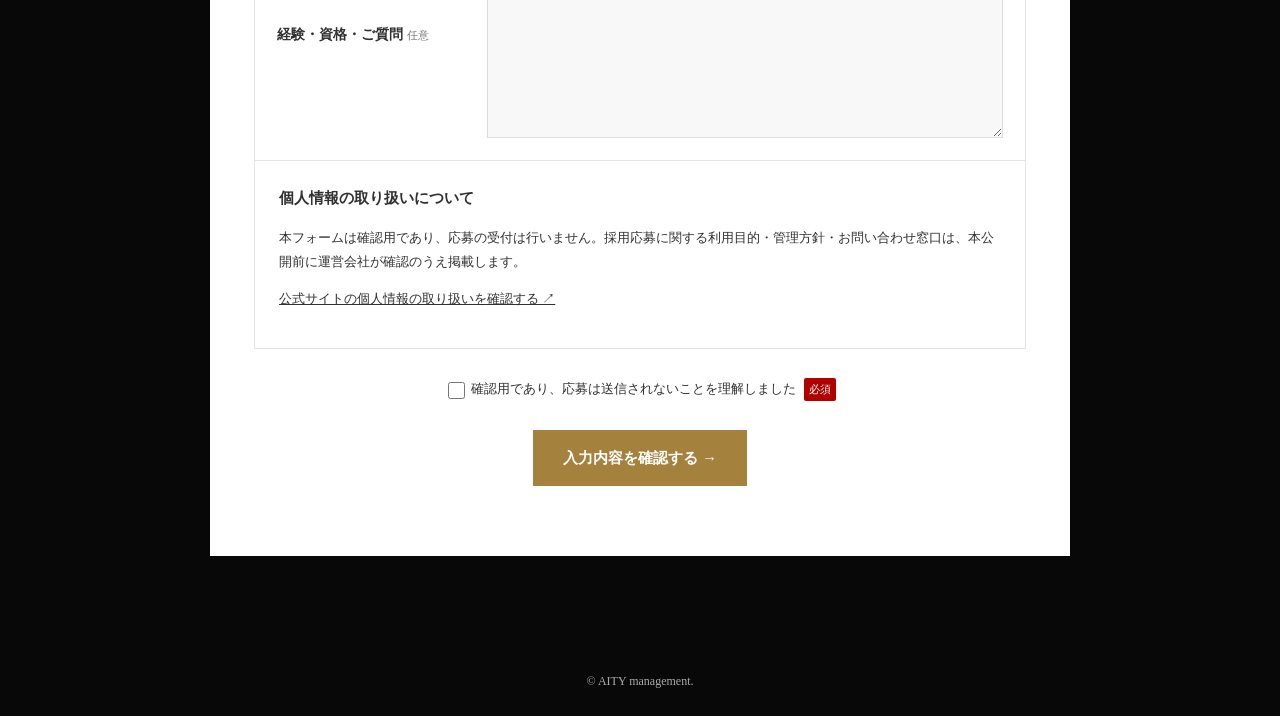
<file: apply.html>
<!doctype html>
<html lang="ja"><head><meta charset="utf-8"><meta name="viewport" content="width=device-width,initial-scale=1"><meta name="robots" content="noindex,nofollow"><meta http-equiv="Content-Security-Policy" content="default-src 'self'; img-src 'self'; style-src 'self'; script-src 'self'; connect-src 'none'; form-action 'none'; base-uri 'self'"><title>採用エントリー（確認用） | AITYマネジメント</title><link rel="stylesheet" href="apply.css"><script src="apply.js" defer></script></head>
<body><header><a class="brand-logo" href="index.html" aria-label="AITYマネジメント 採用トップ"><img src="assets/logo.webp" alt="AITYマネジメント" width="80" height="80"></a></header>
<div class="banner"><div><p>RECRUIT ENTRY</p><h1>採用エントリー</h1></div></div>
<main><nav aria-label="パンくず"><a href="index.html">採用トップ</a> / 採用エントリー</nav><article>
<h2 id="page-title" tabindex="-1">応募フォーム</h2><p class="intro">あなたの経験や、これから挑戦したいことをお聞かせください。</p>
<aside><strong>確認用フォーム・応募は送信できません</strong><br>画面確認のための試作です。実際の個人情報は入力せず、テスト用の内容をご利用ください。入力内容はサーバーへ送信せず、ブラウザーの保存領域にも保存しません。</aside>
<ol class="progress"><li aria-current="step">01 入力</li><li>02 内容確認</li></ol>
<noscript>この確認用フォームにはJavaScriptが必要です。送信機能はありません。</noscript>
<form id="entry" autocomplete="off">
<div class="row role-row" role="group" aria-labelledby="role-label"><div class="field-label" id="role-label">希望職種 <b>必須</b></div><div><label class="choice"><input type="radio" name="role" value="現場管理者（施工管理）" required> 現場管理者（施工管理）</label><label class="choice"><input type="radio" name="role" value="建設ディレクター（図面対応・事務）"> 建設ディレクター（図面対応・事務）</label></div></div>
<div class="row"><label for="name">お名前 <b>必須</b></label><input id="name" name="name" required maxlength="100" placeholder="例）山田 太郎"></div>
<div class="row"><label for="kana">ふりがな <b>必須</b></label><input id="kana" name="kana" required maxlength="100" placeholder="例）やまだ たろう"></div>
<div class="row"><label for="email">メールアドレス <b>必須</b></label><input id="email" name="email" type="email" required maxlength="254" placeholder="例）test@example.com"></div>
<div class="row"><label for="email-confirm">メールアドレス（確認用） <b>必須</b></label><input id="email-confirm" type="email" required maxlength="254" aria-describedby="email-help"><small id="email-help">同じメールアドレスをもう一度入力してください。</small></div>
<div class="row"><label for="phone">電話番号 <b>必須</b></label><input id="phone" name="phone" type="tel" required maxlength="30" placeholder="例）090-0000-0000"></div>
<div class="row"><label for="message">経験・資格・ご質問 <span>任意</span></label><textarea id="message" name="message" rows="7" maxlength="3000" placeholder="これまでのご経験や、お聞きになりたいことなど"></textarea></div>
<div class="privacy"><h3>個人情報の取り扱いについて</h3><p>本フォームは確認用であり、応募の受付は行いません。採用応募に関する利用目的・管理方針・お問い合わせ窓口は、本公開前に運営会社が確認のうえ掲載します。</p><p><a href="https://aity-management.jp/contact/" target="_blank" rel="noopener noreferrer">公式サイトの個人情報の取り扱いを確認する ↗</a></p></div>
<label class="consent"><input type="checkbox" required> 確認用であり、応募は送信されないことを理解しました <b>必須</b></label>
<button type="submit" id="review" disabled>入力内容を確認する →</button></form>
<section id="confirmation" hidden aria-labelledby="confirm-title"><h3 id="confirm-title">入力内容の確認</h3><p>以下はプレビューです。応募はまだ受け付けていません。</p><dl id="summary"></dl><div class="actions"><button type="button" id="back">← 入力内容を修正する</button><button type="button" disabled>送信できません（確認用）</button></div><p class="note">受信先・送信方法の設定後に、正式な応募受付を開始します。</p></section>
</article></main><footer>© AITY management.</footer></body></html>
</file>
<file: style.css>
@font-face{font-family:Soukou;src:url('assets/SoukouMincho.woff2') format('woff2');font-display:swap;font-weight:400}
@font-face{font-family:'Noto Serif JP';src:url('assets/NotoSerifJP-Regular.woff2') format('woff2');font-display:swap;font-weight:400}
@font-face{font-family:'Noto Serif JP';src:url('assets/NotoSerifJP-Bold.woff2') format('woff2');font-display:swap;font-weight:700}
:root{--red:#a3080c;--ink:#1f1f1f;--gold:#967137;--paper:#fff;--unit:min(1vw,14.4px);font-family:'Noto Serif JP','Yu Mincho',serif;color:var(--ink);background:#fff;scroll-behavior:smooth;scroll-padding-top:24px}
*{box-sizing:border-box}body{margin:0}button,a{-webkit-tap-highlight-color:transparent}button{font:inherit}button,a,summary{touch-action:manipulation}a{color:inherit;text-decoration:none}button,summary{cursor:pointer}button{color:inherit}h1,h2,h3,h4,p,figure,ol,ul,dl,dd{margin:0}h2,h3,h4{font-weight:700}p{line-height:2}img{max-width:none}main,footer{max-width:1440px;margin:auto}main{overflow:clip}section{position:relative}h2{font-size:calc(var(--unit)*2.3611);letter-spacing:.17em;line-height:1.6}button:focus-visible,a:focus-visible,summary:focus-visible{outline:3px solid #b48343;outline-offset:6px}.skip-link{position:fixed;top:8px;left:8px;padding:12px;background:#fff;color:#111;z-index:100;transform:translateY(-150%)}.skip-link:focus{transform:none}.container{width:83.3333%;margin-inline:auto}.eyebrow{font-size:calc(var(--unit)*.8333);line-height:1.6;letter-spacing:.12em;color:var(--red)}
.photo{display:block;position:relative;overflow:hidden}.photo>img{position:absolute;inset:0;width:100%;height:100%;object-fit:cover}.hero{height:calc(var(--unit)*59.6528);color:#fff;background:#333;isolation:isolate}.hero::after{content:'';position:absolute;bottom:-1px;left:0;right:0;height:calc(var(--unit)*8);background:linear-gradient(transparent,#fff);z-index:2;pointer-events:none}.hero-slideshow,.slide{position:absolute;inset:0;overflow:hidden}.slide{opacity:0;transition:opacity 1.5s ease;pointer-events:none}.slide.is-active{opacity:1}.slide::after{content:'';position:absolute;inset:0;background:linear-gradient(90deg,rgba(0,0,0,.42),transparent 72%),linear-gradient(0deg,rgba(0,0,0,.38),transparent 40%)}.hero .photo.hero-image{position:absolute;width:138.0556%;height:129.22%;left:-37.7778%;top:-28.75%;background:none}.hero .photo.hero-complete{position:absolute;width:127.2222%;height:142.2584%;left:-6.3194%;top:-42.2584%}.header{position:relative;z-index:5;height:calc(var(--unit)*8.2);display:flex;align-items:flex-start;justify-content:space-between;padding:calc(var(--unit)*1.5625) 4.58333%}.logo{display:block;width:calc(var(--unit)*5.5556);height:calc(var(--unit)*5.5556)}.logo .photo{width:100%;height:100%}.header nav{display:flex;gap:.8em;padding-top:calc(var(--unit)*2.1);font-size:calc(var(--unit)*.8333)}.header nav a:hover{opacity:.6}.menu-toggle{display:none}.hero-main{position:relative;margin-left:8.3333%;padding-top:calc(var(--unit)*7.2167);z-index:1}.hero h1{font-family:Soukou,serif;font-size:calc(var(--unit)*5.2778);line-height:1.43;font-weight:400;letter-spacing:.16em}.hero h1 span{font-size:calc(var(--unit)*6.9444)}.occupation{margin-top:calc(var(--unit)*.75);font-size:calc(var(--unit)*1.8056);font-weight:700;letter-spacing:.18em;line-height:1.8}.hero-welcome{position:absolute;left:63.4%;top:87.2%;font-size:calc(var(--unit)*1.1111);line-height:2.25;z-index:3}.slideshow-controls{position:absolute;left:8.3333%;bottom:8%;z-index:4;display:flex;gap:12px;align-items:center}.slide-dot{border:0;width:26px;height:26px;position:relative;background:none;padding:0}.slide-dot::after{content:'';width:7px;height:7px;border:1px solid #fff;border-radius:50%;position:absolute;inset:9px}.slide-dot.is-active::after{background:#fff}.slide-pause{border:1px solid #ffffff70;background:#0002;border-radius:50%;width:30px;height:30px;font-family:Arial,sans-serif;font-size:13px}.work-intro{height:calc(var(--unit)*28.8194);display:flex;flex-direction:column;align-items:center;justify-content:center;text-align:center;gap:calc(var(--unit)*1.4);padding-top:calc(var(--unit)*2)}.work-intro .eyebrow{font-size:calc(var(--unit)*1.3889)}.work-intro h2{letter-spacing:.28em;line-height:1.6}
.work{height:calc(var(--unit)*55.5556);background:#1f1f1f;color:#fff;overflow:hidden;isolation:isolate}.work>.photo{position:absolute}.work::after{position:absolute;content:'';inset:0;background:linear-gradient(0deg,#0008,transparent 65%);pointer-events:none}.work-copy{position:relative;z-index:1;margin-inline:8.3333%;padding-top:calc(var(--unit)*36.0417)}.work-copy h2{letter-spacing:.04em;line-height:1.4}.work-copy p{font-size:calc(var(--unit)*1.3889);line-height:2;margin-top:calc(var(--unit)*1.18);max-width:calc(var(--unit)*49)}.planning-section>.photo{width:107.7083%;height:108.5%;left:-.2778%;top:-3%;transform:scaleX(-1)}.contract-section>.photo{width:138.5417%;height:140.25%;left:-3.4722%;top:-40.125%}.kitchen-images{position:absolute;inset:0;display:grid;grid-template-columns:1fr 1fr}.kitchen-images .photo{height:100%;opacity:.4}.kitchen-left{transform:scaleX(-1)}.kitchen-right{filter:saturate(.37)}.kitchen-section::after{background:none}.communication-section>.photo{width:123.125%;height:117.75%;left:-5.2778%;top:-.25%;transform:scaleX(-1);filter:saturate(.48) contrast(.8)}.communication-section::after{background:linear-gradient(90deg,#0004,transparent 70%)}.communication-section .work-copy{padding-top:calc(var(--unit)*9.5833)}.communication-section h2{font-size:calc(var(--unit)*4.8611);letter-spacing:0;line-height:1.95}.communication-section .work-copy p{margin-top:calc(var(--unit)*3.75);max-width:calc(var(--unit)*38.8889)}
.sectors{height:calc(var(--unit)*55.5556);padding-top:calc(var(--unit)*4.1667);overflow:hidden}.sector-grid{display:grid;grid-template-columns:repeat(3,calc(var(--unit)*29.1667));gap:calc(var(--unit)*2.1528);margin-left:8.1944%}.sector-grid figure{position:relative;height:calc(var(--unit)*36.4583)}.sector-grid .photo{height:100%;filter:contrast(.8)}.sector-grid figcaption{position:absolute;top:50%;width:100%;text-align:center;transform:translateY(-50%);color:white;font-size:calc(var(--unit)*2.9167);font-weight:700;text-shadow:0 1px 8px #0008}.sectors>p{font-size:calc(var(--unit)*1.3889);line-height:2;margin-top:calc(var(--unit)*3.3333);margin-left:8.1944%}.other-sectors{height:calc(var(--unit)*55.5556);display:grid;grid-template-columns:1fr 1fr;gap:0}.other-sectors figure{position:relative;height:calc(var(--unit)*37.2222)}.other-sectors figure:nth-child(2){margin-top:calc(var(--unit)*14.0278)}.other-sectors .photo{height:100%}.other-sectors figcaption{position:absolute;top:50%;width:100%;text-align:center;color:#fff;font-size:calc(var(--unit)*2.9167);font-weight:700;text-shadow:0 1px 7px #0007}.other-sectors>p{position:absolute;left:8.3333%;top:73.625%;font-size:calc(var(--unit)*1.3889);line-height:2}.work-summary{height:calc(var(--unit)*55.5556);display:grid;place-items:center;color:#fff;background:#181818;text-align:center;isolation:isolate;overflow:hidden}.work-summary>.photo{position:absolute;inset:0;filter:brightness(.24) contrast(.85);z-index:-1}.work-summary h2{font-size:calc(var(--unit)*3.3333);line-height:1.4;letter-spacing:.05em}.work-summary p{font-size:calc(var(--unit)*1.3889);margin-top:calc(var(--unit)*2.8)}.giant-type{position:absolute;bottom:-.13em;white-space:nowrap;left:50%;transform:translateX(-50%);font-size:calc(var(--unit)*11.4);letter-spacing:.12em;color:#ffffff2b;line-height:1.25}
.recruit-intro{height:calc(var(--unit)*83.6111);padding:calc(var(--unit)*6.9444) 8.3333% calc(var(--unit)*3.2639);text-align:center}.recruit-intro h3{font-size:calc(var(--unit)*2.3611);line-height:1.7;margin-top:calc(var(--unit)*3.2639)}.recruit-intro>p{font-size:calc(var(--unit)*1.3889);line-height:2;margin-top:calc(var(--unit)*2.9167)}.role-cards{display:grid;grid-template-columns:1fr 1fr;gap:7.6305%;width:83%;margin:calc(var(--unit)*3.2639) auto 0}.role-card{display:block;background:#050505;color:#fff;height:calc(var(--unit)*32.9861);padding:calc(var(--unit)*1.6667) calc(var(--unit)*2.3611)}.role-card:nth-child(2){background:#a00000}.role-card h4{font-size:calc(var(--unit)*1.6667);white-space:nowrap;line-height:1.45;margin-inline:calc(var(--unit)*-2.36)}.capacity{font-size:calc(var(--unit)*.8333);line-height:1.6;letter-spacing:.12em;display:block;margin-top:calc(var(--unit)*.5)}.role-card-inner{background:#fff;color:#333;margin-top:calc(var(--unit)*1.6);height:calc(var(--unit)*22.2222);padding:calc(var(--unit)*2.5) calc(var(--unit)*1.1);display:flex;flex-direction:column;justify-content:space-between}.role-card-inner p{font-size:calc(var(--unit)*.9028);line-height:1.75}.view-more{display:flex;justify-content:space-between;font-size:calc(var(--unit)*1.1)}.role-card:hover .view-more span{transform:translateX(5px)}.view-more span{transition:transform .2s}.role-detail{height:calc(var(--unit)*45.9722);padding:calc(var(--unit)*3.5417) 8.3333%;display:grid;grid-template-columns:1fr 1fr;column-gap:6.1%;isolation:isolate;overflow:hidden}.role-background{position:absolute;inset:0;z-index:-1;opacity:.12;filter:saturate(.44)}.role-detail .role-info{position:relative;z-index:1}.role-info .eyebrow{font-size:calc(var(--unit)*1.3889);text-transform:none}.role-info h2{font-size:calc(var(--unit)*2.7778);letter-spacing:.12em;line-height:1.6;margin-top:calc(var(--unit)*.35)}.role-info h3{font-size:calc(var(--unit)*2.3611);letter-spacing:.1em;line-height:1.35;margin-top:calc(var(--unit)*.35)}.role-info dl{margin-top:calc(var(--unit)*2.0833);font-size:calc(var(--unit)*1.3889);line-height:1.75}.role-info dt{display:table;background:var(--red);color:white;font-size:calc(var(--unit)*.9028);padding:0 .3em;margin-bottom:.5em}.role-info dd+dt{margin-top:1.2em}.role-info dd{overflow-wrap:anywhere}.role-portrait{height:calc(var(--unit)*31.9444);margin-top:calc(var(--unit)*3.8194)}.director-detail{margin-top:calc(var(--unit)*3.2639);padding-top:calc(var(--unit)*4.0278)}.director-detail .role-portrait{margin-top:calc(var(--unit)*4.6528)}.director-detail .role-info dl{font-size:calc(var(--unit)*1.1111)}.director-detail .role-background{opacity:.1;filter:saturate(.12)}
.onboarding{height:calc(var(--unit)*58.0556);margin-top:calc(var(--unit)*3.2639);background:var(--ink);color:#fff;padding-top:calc(var(--unit)*6.6667)}.onboarding .eyebrow{color:#cba069}.onboarding h2{font-size:calc(var(--unit)*2.9167);line-height:1.35;margin-top:calc(var(--unit)*1.4)}.onboarding-description{font-size:calc(var(--unit)*1.3889);line-height:1.7;margin-top:calc(var(--unit)*1.4)}.steps{list-style:none;display:grid;grid-template-columns:repeat(4,1fr);gap:calc(var(--unit)*4.1667);margin-top:calc(var(--unit)*4.3);padding:0}.steps li{position:relative;min-height:calc(var(--unit)*20.8333);padding:calc(var(--unit)*1.6667);color:#111;background:white}.steps li:not(:last-child)::after{content:'›';position:absolute;right:calc(var(--unit)*-2.9);top:45%;font-size:calc(var(--unit)*2.5);color:#fff}.step-number{display:block;color:var(--red);font-size:calc(var(--unit)*1.3194);line-height:1.5}.steps h3{font-size:calc(var(--unit)*1.3194);line-height:1.45;margin-top:calc(var(--unit)*.7);min-height:calc(var(--unit)*3.85)}.icon-disc{display:flex;width:calc(var(--unit)*6.6667);height:calc(var(--unit)*6.6667);margin-inline:auto;align-items:center;justify-content:center;border-radius:50%;background:#f2f0e9}.icon-disc img{width:58%;height:58%;object-fit:contain}.steps .icon-disc{background:none;width:calc(var(--unit)*9.4444);height:calc(var(--unit)*9.4444);margin-top:calc(var(--unit)*.7)}.steps .icon-disc img{width:75%;height:75%}.environment{height:calc(var(--unit)*65.6944);padding-top:calc(var(--unit)*6.6667);margin-top:calc(var(--unit)*3.2639)}.environment h2{margin-top:calc(var(--unit)*.9)}.environment-description{font-size:calc(var(--unit)*.9722);line-height:1.7;margin-top:calc(var(--unit)*.7)}.environment-grid{display:grid;grid-template-columns:repeat(4,1fr);gap:calc(var(--unit)*1.1111);margin-top:calc(var(--unit)*1.9444)}.environment-grid article{min-height:calc(var(--unit)*20.8333);border:1px solid #deded9;padding:calc(var(--unit)*1.6667);background:#fdfdfc}.environment-grid h3{font-size:calc(var(--unit)*1.3194);line-height:1.45;margin-top:calc(var(--unit)*1.05)}.environment-grid p{font-size:calc(var(--unit)*1.1111);line-height:1.75;margin-top:calc(var(--unit)*.65)}.team{height:calc(var(--unit)*81.5972);margin-top:calc(var(--unit)*3.2639);background:#17140e;color:white;text-align:center;isolation:isolate}.team>.photo{position:absolute;inset:0;z-index:-1;filter:brightness(.45)}.team-content{padding-top:calc(var(--unit)*18.3)}.team .eyebrow{color:#d3bba0}.team h2{font-size:calc(var(--unit)*3.3333);line-height:1.35;margin-top:calc(var(--unit)*2.2)}.team-content>p:not(.eyebrow){font-size:calc(var(--unit)*1.3889);line-height:2;margin-top:calc(var(--unit)*3)}.team h3{font-size:calc(var(--unit)*2.3611);margin-top:calc(var(--unit)*4)}.culture-points{display:grid;grid-template-columns:repeat(3,1fr);column-gap:calc(var(--unit)*4);row-gap:calc(var(--unit)*4.4);width:46.25%;list-style:none;padding:0;margin:calc(var(--unit)*4) auto 0}.culture-points li{border:1px solid #ffffff6b;min-height:calc(var(--unit)*5.4167);display:flex;align-items:center;justify-content:center;font-size:calc(var(--unit)*1.3194);white-space:nowrap}.culture-points li:last-child{grid-column:1/-1}
.faq{min-height:calc(var(--unit)*65.6944);padding-top:calc(var(--unit)*6.6667);padding-bottom:calc(var(--unit)*6.6667)}.faq h2{margin-top:calc(var(--unit)*.9)}.faq-list{margin-top:calc(var(--unit)*3.6)}.faq details{border-bottom:1px solid #ccc}.faq summary{list-style:none;min-height:calc(var(--unit)*5.4861);display:flex;align-items:center;gap:1em;font-size:calc(var(--unit)*1.3194);font-weight:700;padding:calc(var(--unit)*1.25) calc(var(--unit)*1.2)}.faq summary::-webkit-details-marker{display:none}.q-mark{font-weight:400;font-size:.95em}.faq-toggle{position:relative;width:12px;height:12px;flex:none;margin-left:auto}.faq-toggle::before,.faq-toggle::after{position:absolute;content:'';width:10px;height:1px;background:currentColor;top:5px;left:1px}.faq-toggle::after{transform:rotate(90deg);transition:transform .2s}.faq details[open] .faq-toggle::after{transform:rotate(0)}.answer{display:flex;gap:1em;padding:0 calc(var(--unit)*1.2) calc(var(--unit)*2);font-size:calc(var(--unit)*1.1111)}.answer>span{color:var(--red);padding-top:.3em}.answer p{max-width:62em}.contact{background:var(--ink);color:white;min-height:calc(var(--unit)*63.8767);padding:calc(var(--unit)*10.2083) 12.9861% calc(var(--unit)*6.6667);text-align:center}.contact .photo{height:calc(var(--unit)*19.4323);margin-bottom:calc(var(--unit)*3.3333)}.contact .eyebrow{color:#c1b7a9}.contact h2{margin-top:calc(var(--unit)*.7);white-space:nowrap}.contact-description{font-size:calc(var(--unit)*1.3889);line-height:2;margin-top:calc(var(--unit)*.8)}.contact-buttons{display:grid;grid-template-columns:repeat(3,1fr);gap:calc(var(--unit)*3.6806);margin-top:calc(var(--unit)*3.3333)}.contact-buttons a{display:flex;align-items:center;justify-content:center;gap:1em;font-size:calc(var(--unit)*.9722);min-height:calc(var(--unit)*3.8889);border:1px solid #888;transition:background .2s,color .2s}.contact-buttons a:first-child{background:#fff;color:#111;border-color:#fff}.contact-buttons a:hover{background:#a3080c;color:white;border-color:#a3080c}footer{background:#141414;color:#bbb;min-height:calc(var(--unit)*7.7778);display:flex;align-items:center;padding-inline:8.3333%}footer small{font-size:calc(var(--unit)*.8333)}
@media(min-width:1441px){body{background:#f5f4f2}main{background:#fff}}
@media(max-width:900px){
 :root{--unit:1vw;scroll-padding-top:16px}body{font-size:14px}h2{font-size:25px;line-height:1.65;letter-spacing:.1em}.container{width:auto;margin-inline:24px}.eyebrow{font-size:10px;letter-spacing:.12em}.hero{height:760px;height:min(850px,100svh);min-height:650px}.hero::after{height:70px}.hero .photo.hero-image{width:170%;height:100%;left:-52%;top:0}.hero .photo.hero-image>img{object-fit:cover!important;width:100%!important;height:100%!important;left:0!important;top:0!important}.hero .photo.hero-complete{width:165%;height:100%;left:-45%;top:0}.slide::after{background:linear-gradient(90deg,#0006,transparent),linear-gradient(0deg,#0008,transparent 70%)}.header{height:90px;padding:12px 18px;align-items:flex-start}.logo{width:56px;height:56px}.menu-toggle{display:flex;align-items:center;gap:10px;border:0;background:#0004;padding:10px;font-size:11px;margin-top:8px;min-height:44px}.menu-toggle span{font-size:20px}.header nav{display:none;position:absolute;top:80px;right:18px;left:18px;background:#1f1f1ff5;padding:20px;font-size:15px;flex-direction:column;gap:0;border:1px solid #ffffff40}.header nav.is-open{display:flex}.header nav a{padding:14px 10px}.hero-main{margin-left:24px;padding-top:80px}.hero h1{font-size:clamp(27px,7.3vw,52px);line-height:1.65;letter-spacing:.05em}.hero h1 span{font-size:1.25em}.occupation{font-size:13px;letter-spacing:.08em;line-height:1.8;margin-top:24px}.hero-welcome{font-size:12px;line-height:2.1;left:24px;right:24px;top:auto;bottom:100px}.slideshow-controls{left:20px;bottom:58px;gap:6px}.slide-dot{height:36px;width:36px}.slide-dot::after{inset:14px}.slide-pause{width:36px;height:36px}.work-intro{height:275px;gap:16px;padding:15px 24px 0}.work-intro .eyebrow{font-size:12px}.work-intro h2{font-size:23px;letter-spacing:.16em}.work{height:auto;min-height:610px;display:flex;align-items:flex-end}.work-copy{margin:0;padding:0 24px 45px;width:100%}.work-copy h2{font-size:25px;letter-spacing:.025em;line-height:1.65}.work-copy p{font-size:14px;line-height:2;max-width:none;margin-top:20px}.work-copy p br{display:none}.work>.photo{height:100%;width:160%;left:-30%;top:0}.planning-section>.photo{width:170%;left:-35%}.contract-section>.photo{width:185%;left:-50%}.work::after{background:linear-gradient(0deg,#000c,transparent 85%)}.kitchen-images{grid-template-columns:1fr 1fr}.kitchen-images .photo{height:100%}.kitchen-images .photo>img{object-fit:cover!important;width:100%!important;height:100%!important;left:0!important;top:0!important}.communication-section{min-height:680px}.communication-section .work-copy{padding:75px 24px 45px}.communication-section h2{font-size:39px;line-height:1.95}.communication-section .work-copy p{max-width:none;margin-top:55px}.communication-section>.photo{width:210%;left:-65%;filter:saturate(.48) brightness(.8)}.communication-section::after{background:linear-gradient(0deg,#000a,transparent)}
 .sectors{height:auto;padding:48px 20px}.sector-grid{grid-template-columns:repeat(3,1fr);gap:8px;margin:0}.sector-grid figure{height:245px}.sector-grid figcaption{font-size:17px;writing-mode:vertical-rl;left:50%;top:50%;width:auto;transform:translate(-50%,-50%);letter-spacing:.15em}.sector-grid figure:first-child figcaption{writing-mode:horizontal-tb;letter-spacing:0}.sectors>p{font-size:14px;line-height:2;margin:28px 4px 0}.sectors>p br{display:none}.other-sectors{height:auto;display:grid;grid-template-columns:1fr 1fr;padding-bottom:45px}.other-sectors figure{height:260px}.other-sectors figure:nth-child(2){margin-top:70px}.other-sectors figcaption{font-size:24px}.other-sectors>p{position:static;grid-column:1/-1;font-size:14px;line-height:2;margin:28px 24px 0}.other-sectors>p br{display:none}.work-summary{height:480px;padding:30px 20px}.work-summary h2{font-size:23px;line-height:1.8;letter-spacing:.01em}.work-summary p{font-size:12px;line-height:2;margin-top:28px}.giant-type{font-size:48px;letter-spacing:.05em;bottom:0}
 .recruit-intro{height:auto;padding:70px 24px}.recruit-intro h3{font-size:21px;line-height:1.8;margin-top:30px}.recruit-intro h3 br{display:none}.recruit-intro>p{font-size:14px;line-height:2.1;margin-top:28px;text-align:left}.recruit-intro>p br{display:none}.role-cards{grid-template-columns:1fr;gap:24px;width:100%;margin-top:40px}.role-card{height:auto;padding:24px}.role-card h4{font-size:18px;white-space:normal;line-height:1.5;margin:0}.capacity{font-size:11px;margin-top:8px}.role-card-inner{height:auto;min-height:265px;padding:26px 16px;margin-top:20px}.role-card-inner p{font-size:13px;line-height:1.8}.view-more{font-size:14px;margin-top:22px}.role-detail{height:auto;display:flex;flex-direction:column;padding:48px 24px;gap:30px}.role-info .eyebrow{font-size:12px}.role-info h2{font-size:28px;line-height:1.65;margin-top:8px}.role-info h3{font-size:24px;line-height:1.55;letter-spacing:.08em;margin-top:10px}.role-info dl,.director-detail .role-info dl{font-size:14px;line-height:1.85;margin-top:28px}.role-info dt{font-size:12px;margin-bottom:10px}.role-info dd br{display:none}.role-info dd+dt{margin-top:24px}.role-portrait{height:290px;width:100%;margin:0;order:2}.director-detail{margin-top:24px;padding-top:48px}.director-detail .role-portrait{margin:0}.onboarding{height:auto;margin-top:24px;padding:55px 0}.onboarding h2{font-size:25px;margin-top:16px;line-height:1.7}.onboarding-description{font-size:14px;margin-top:18px;line-height:2}.onboarding-description br{display:none}.steps{grid-template-columns:1fr 1fr;gap:16px;margin-top:30px}.steps li{min-height:225px;padding:18px 14px}.step-number{font-size:13px}.steps h3{font-size:14px;line-height:1.65;min-height:66px;margin-top:12px}.steps li:not(:last-child)::after{display:none}.steps .icon-disc{width:90px;height:90px;margin-top:8px}.environment{height:auto;margin-top:0;padding-top:65px;padding-bottom:65px}.environment h2{margin-top:14px;font-size:25px}.environment-description{font-size:12px;margin-top:12px}.environment-grid{grid-template-columns:1fr 1fr;gap:12px;margin-top:28px}.environment-grid article{min-height:250px;padding:18px 14px}.icon-disc{width:76px;height:76px}.environment-grid h3{font-size:16px;line-height:1.5;margin-top:18px}.environment-grid p{font-size:12px;line-height:1.9;margin-top:10px}.team{height:auto;min-height:730px;margin-top:0;padding:75px 24px}.team-content{padding:0}.team h2{font-size:27px;line-height:1.8;margin-top:25px;letter-spacing:.12em}.team-content>p:not(.eyebrow){font-size:14px;line-height:2;margin-top:28px}.team-content>p br{display:none}.team h3{font-size:23px;margin-top:50px}.culture-points{width:100%;column-gap:8px;row-gap:18px;margin-top:30px}.culture-points li{font-size:12px;min-height:58px}.faq{min-height:0;padding-top:65px;padding-bottom:65px}.faq h2{margin-top:12px}.faq-list{margin-top:26px}.faq summary{font-size:14px;line-height:1.7;min-height:75px;gap:12px;padding:16px 0}.answer{font-size:13px;padding:0 0 24px;gap:12px}.contact{min-height:0;padding:55px 24px 60px}.contact .photo{height:160px;margin-bottom:34px}.contact h2{font-size:23px;white-space:normal;line-height:1.8;margin-top:14px}.contact-description{font-size:13px;line-height:2;margin-top:20px;text-align:left}.contact-description br{display:none}.contact-buttons{grid-template-columns:1fr;gap:14px;margin-top:32px}.contact-buttons a{font-size:14px;min-height:54px}footer{min-height:88px;padding-inline:24px}footer small{font-size:10px}
}
@media(max-width:900px){.hero .photo.hero-image{width:100%;left:0}.hero .photo.hero-image>img{object-position:65% center}.team h2{text-wrap:balance}}
@media(min-width:901px){.faq-list{margin-top:calc(var(--unit)*1.9)}}
@media(prefers-reduced-motion:reduce){:root{scroll-behavior:auto}*,*::before,*::after{transition:none!important;animation:none!important}}
</file>
<file: revision.css>
@import url('source-fills.css');
.team .eyebrow{color:#fff}
.experience-label{display:inline-block;border-bottom:1px solid #999;padding-bottom:6px}
/* Keep the large recruitment wordmark within the full section width. */
.work-summary .giant-type{width:100%;height:auto;bottom:0;transform:translate(-50%,50%);letter-spacing:0;overflow:visible}
.role-cards{width:100%;gap:clamp(24px,4vw,64px);margin-top:48px;align-items:stretch}
.role-cards .role-card{height:auto;padding:28px;display:flex;flex-direction:column}
.role-cards .role-card h4{margin:0;white-space:normal;line-height:1.6}
.role-cards .role-card-inner{height:auto;min-height:280px;flex:1;padding:40px 20px;justify-content:center;gap:20px}
@media(min-width:901px){
 .recruit-intro{padding-top:144px}
 .director-detail{padding-top:96px;height:auto;min-height:calc(var(--unit)*45.9722)}
 .role-cards{width:90%;max-width:1080px}
 .role-cards .role-card{aspect-ratio: .92;min-height:480px;padding:30px 28px}
 .role-cards .role-card-inner{min-height:330px;padding-block:48px}
}
.role-card .view-more{align-self:center;min-height:44px;padding:8px 16px;margin:0}
.role-card .view-more:focus-visible{outline:2px solid currentColor;outline-offset:4px}
.role-card:hover .view-more span{transform:none}
.role-card .view-more:hover span{transform:translateX(4px)}
.contact .eyebrow{color:var(--red)}
footer{justify-content:center;text-align:center}
.environment-grid article{text-align:center}
.onboarding .eyebrow,.onboarding .step-number{color:var(--red)}
.onboarding .steps li{text-align:center}
.onboarding .steps li:not(:last-child)::after{content:'';width:0;height:0;right:calc(var(--unit)*-2.6);top:50%;transform:translateY(-50%);border-top:calc(var(--unit)*.9) solid transparent;border-bottom:calc(var(--unit)*.9) solid transparent;border-left:calc(var(--unit)*1) solid var(--red)}
.role-card .view-more{justify-content:center;align-items:center;gap:.25em}
.role-card:hover .view-more span{transform:translateX(2px)}
/* Hide slideshow chrome visually; retain pause/navigation for keyboard users. */
.slideshow-controls:not(:focus-within){width:1px;height:1px;padding:0;margin:-1px;overflow:hidden;clip-path:inset(50%);white-space:nowrap}
.manager-detail .role-info .eyebrow{color:var(--red)}
.manager-detail .role-info dt{background:var(--ink);color:#fff}
/* Oversized lower-page snap area allows free scrolling inside recruitment. */
html{scroll-snap-type:y mandatory;scroll-padding-top:0}
.hero,.story-scene{scroll-snap-align:start;scroll-snap-stop:always}
.recruitment-flow{scroll-snap-align:start;scroll-snap-stop:normal}
footer{scroll-snap-align:end;scroll-snap-stop:normal}
#recruit,#manager,#director,#environment,#faq,#contact{scroll-margin-top:24px}
/* October approved full-photo concept. Native scrolling; no scroll trapping. */
.hero{height:100svh;min-height:650px;max-height:1100px}
.hero::after{display:none}
.hero-main{position:absolute;top:27.35%;padding-top:0}
.occupation{margin-top:65px;font-family:Arial,'Hiragino Kaku Gothic ProN',sans-serif;font-size:20px}
.hero .slide::after{background:none}
.hero-depth{position:absolute;inset:0;pointer-events:none;overflow:hidden}
.hero-shadow{position:absolute;background-size:100% 100%;background-repeat:no-repeat}
.hero-bottom{position:absolute;filter:blur(calc(var(--unit)*5.66));background:linear-gradient(-2.06deg,rgba(0,0,0,.86) 14.682%,rgba(0,0,0,.542) 101.53%)}
.store-bottom{left:0;top:61.9325%;width:100%;height:42.9569%}
.worker-bottom{left:.625%;top:79.3946%;width:100%;height:20.6054%}
.worker-bottom-two{left:0;top:80.908%;width:100%;height:19.092%;background:linear-gradient(-.915deg,rgba(0,0,0,.9) 14.682%,rgba(0,0,0,.567) 101.53%)}
.hero .photo.hero-image::after{content:'';position:absolute;inset:0;background:linear-gradient(90deg,rgba(0,0,0,.56) 29.413%,rgba(0,0,0,.06) 65.826%);pointer-events:none}
.work.story-scene{height:100svh;min-height:650px;max-height:1100px;display:block;background:#1f1f1f}
.story-scene .work-copy{position:absolute;top:30%;left:8.3333%;right:6%;margin:0;padding:0;width:auto}
.story-scene .work-copy h2{font-family:Soukou,serif;font-weight:400;font-size:calc(var(--unit)*5.2778);line-height:1.43;letter-spacing:.015em;text-shadow:0 2px 18px #0005}
.story-scene .work-copy p{font-family:Arial,'Hiragino Kaku Gothic ProN','Yu Gothic',sans-serif;font-size:calc(var(--unit)*1.3889);line-height:2;max-width:none;margin-top:calc(var(--unit)*4.65);color:#ffffffe6;letter-spacing:.035em}
.story-scene .eyebrow{position:absolute;top:-40px;color:#ddd;font-size:12px;letter-spacing:.16em}
.story-scene::after{background:linear-gradient(90deg,#0005,transparent 85%)}
.story-scene>.photo{filter:none}
.planning-section>.photo{width:130.4167%;height:131.375%;left:-.6944%;top:-24.625%;transform:scaleX(-1)}
.contract-section>.photo{width:122.2222%;height:123.75%;left:-3.5417%;top:-23.75%;transform:none}
.kitchen-section>.photo{width:150.2083%;height:180.25%;left:-42.2917%;top:-8.625%;transform:scaleX(-1)}
.communication-section>.photo{width:103.125%;height:102.5%;left:0;top:0;transform:scaleX(-1)}
.dining-section>.photo{width:102.5%;height:184.5%;left:-2.5%;top:-52.75%;transform:none}
.salon-section>.photo{width:100%;height:118.929%;left:0;top:-9.465%;transform:none}
.work-summary.story-scene{height:100svh;min-height:760px;max-height:1100px;display:flex;align-items:center;justify-content:flex-start;text-align:left;padding:10% 8.3333% 13%;overflow:visible;z-index:1}
.work-summary>.photo{z-index:-1;filter:none;opacity:1}
.work-summary::after{position:absolute;content:'';inset:0;background:linear-gradient(90deg,#0008,#0002);z-index:-1}
.work-summary h2{font-family:Soukou,serif;font-weight:400;font-size:calc(var(--unit)*6.1111);line-height:1.7;letter-spacing:.035em}
.work-summary p{font-family:Arial,'Hiragino Kaku Gothic ProN',sans-serif;font-size:clamp(12px,1.1111vw,16px);margin-top:48px}
.giant-type{font-size:calc(var(--unit)*10.5);bottom:-.52em;color:#b5b5b599;letter-spacing:.09em;z-index:2;pointer-events:none}
.role-background,.director-detail .role-background{opacity:1;filter:none}
.team>.photo{filter:none}
.recruit-intro{height:auto;min-height:calc(var(--unit)*83.6111)}
.mobile-break{display:none}
/* Text is visible by default, including when JS is blocked or fails. */
.story-scene.motion-ready h2,.story-scene.motion-ready .work-copy>p,.story-scene.motion-ready .summary-copy>p{opacity:0;transform:translateY(18px);transition:opacity .8s ease,transform .8s cubic-bezier(.2,.7,.2,1)}
.story-scene.motion-ready.is-revealed h2{opacity:1;transform:none;transition-delay:.12s}
.story-scene.motion-ready.is-revealed .work-copy>p,.story-scene.motion-ready.is-revealed .summary-copy>p{opacity:1;transform:none;transition-delay:.95s}
.mobile-welcome,.mobile-period,.recruit-mobile-copy,.contact-mobile-copy{display:none}
@media(max-width:900px){
 .contact .contact-desktop-copy{display:none}
 .contact .contact-mobile-copy{display:block;text-align:center}
 .contact .contact-mobile-copy br{display:block}
 .recruit-intro,.recruit-intro>h2,.recruit-intro>h3,.recruit-intro>p{text-align:center}
 .recruit-intro .recruit-desktop-copy{display:none}
 .recruit-intro .recruit-mobile-copy{display:block}
 .recruit-intro .recruit-mobile-copy br{display:block}
 .onboarding .steps{grid-template-columns:1fr;gap:24px;width:100%;max-width:420px;margin:26px auto 0}
 .onboarding .steps li{min-height:108px;padding:24px 20px;display:grid;grid-template-columns:minmax(0,1fr) 56px;column-gap:12px;row-gap:12px;align-content:center;text-align:left}
 .onboarding .steps .step-number{grid-column:1;grid-row:1;font-size:13px;line-height:1.5}
 .onboarding .steps h3{grid-column:1;grid-row:2;min-height:0;margin:0;font-size:16px;line-height:1.65;letter-spacing:0}
 .onboarding .steps .icon-disc{grid-column:2;grid-row:1 / 3;align-self:center;width:56px;height:56px;margin:0}
 .onboarding .steps .icon-disc img{width:48px;height:48px;object-fit:contain}
 .onboarding .steps li:not(:last-child)::after{display:block;position:absolute;left:50%;right:auto;top:auto;bottom:-17px;transform:translateX(-50%);width:0;height:0;border-left:8px solid transparent;border-right:8px solid transparent;border-top:8px solid var(--red);border-bottom:0}
 .hero{min-height:460px;max-height:none}.hero-main{left:0;right:6.3%;top:34%;margin-left:6.3%}
 .hero h1{font-family:Soukou,serif;font-weight:400;font-size:clamp(30px,8.8vw,52px);line-height:1.43;letter-spacing:.02em}
 .hero h1 span{font-size:1.3158em}
 .hero h1 .mobile-period{font-size:1em}
 .hero .mobile-period{display:inline}
 .hero .occupation{font-family:inherit;font-weight:400;font-size:clamp(12px,3.35vw,18px);margin-top:32px;letter-spacing:0}
 .mobile-welcome{display:none}
 .hero .photo.hero-image{width:100%;height:100%;left:0;top:0}
 .hero .photo.hero-image>img{object-position:55% center}
 .hero .photo.hero-complete{width:100%;left:0;height:100%;top:0}
 .hero .photo.hero-complete img{object-fit:cover;object-position:52% center}
 .hero .header{padding:30px 8%;height:110px}
 .hero .logo{width:60px;height:60px}
 .menu-toggle{position:relative;z-index:12;width:44px;height:44px;margin:0;padding:0;background:transparent;font-size:0;border:0}
 .menu-toggle span{font-size:0;position:absolute;left:0;right:0;top:21px;height:2px;background:#fff}
 .menu-toggle::before,.menu-toggle::after{content:'';position:absolute;left:0;right:0;height:2px;background:#fff;top:5px}
 .menu-toggle::after{top:37px}
 .hero .header nav{position:fixed;inset:0;z-index:11;background:#fff;color:#111;border:0;padding:70px 24px 35px;gap:0;align-items:center;justify-content:space-evenly;font-size:22px;overflow-y:auto;height:100dvh}
 .hero .header nav a{padding:16px 24px;text-align:center}
 .menu-toggle[aria-expanded="true"]{position:fixed;top:30px;right:8%}
 .menu-toggle[aria-expanded="true"] span{opacity:0}
 .menu-toggle[aria-expanded="true"]::before{top:21px;background:#111;transform:rotate(45deg)}
 .menu-toggle[aria-expanded="true"]::after{top:21px;background:#111;transform:rotate(-45deg)}
 html:has(.menu-toggle[aria-expanded="true"]),body:has(.menu-toggle[aria-expanded="true"]){overflow:hidden}
 .work.story-scene{height:100svh;min-height:650px;max-height:none}
 .story-scene .work-copy{top:auto;bottom:12%;left:24px;right:24px}
 .story-scene .work-copy h2{font-size:clamp(27px,5.9vw,50px);line-height:1.65;letter-spacing:0;overflow-wrap:normal}
 .story-scene .work-copy p{font-size:14px;line-height:2;margin-top:30px;letter-spacing:.01em;max-width:32em}
 .story-scene .work-copy p br{display:none}
 .mobile-break{display:block}
 .planning-section>.photo>img{height:110%!important;top:-5%!important;object-fit:cover!important}
 .story-scene::after{background:linear-gradient(0deg,#000b,transparent 100%)}
 .story-scene .eyebrow{top:-34px;font-size:10px}
 .planning-section>.photo{width:230%;left:-65%;height:100%;top:0}
 .contract-section>.photo{width:205%;left:-65%;height:100%;top:0}
 .kitchen-section>.photo{width:230%;height:130%;left:-70%;top:-5%}
 .communication-section>.photo{width:210%;left:-105%;height:100%;top:0}
 .dining-section>.photo{width:140%;height:110%;left:-20%;top:-5%}
 .salon-section>.photo{width:100%;height:100%;left:0;top:0}
 .salon-section>.photo>img{width:100%!important;height:130%!important;left:0!important;top:-30%!important;object-fit:cover;object-position:27% center}
 .work.story-scene .work-copy{left:8%;right:8%;bottom:12%}
 .work.story-scene .work-copy h2{font-size:clamp(32px,9.2vw,60px);line-height:1.55;letter-spacing:0;overflow-wrap:normal;line-break:strict}
 .work.story-scene .work-copy p{font-size:clamp(12px,3.2vw,18px);line-height:1.9;margin-top:28px;max-width:27em}
 .salon-section.story-scene::after{background:linear-gradient(0deg,#0003,#0001 65%)}
 .work-summary.story-scene{height:100svh;min-height:650px;padding:24px;text-align:left}
 .work-summary h2{font-size:clamp(36px,11.2vw,68px);line-height:1.5;letter-spacing:.02em;overflow-wrap:normal;line-break:strict}
 .work-summary p{font-size:12px;line-height:2;margin-top:32px}.giant-type{font-size:12vw;letter-spacing:.04em;bottom:-.52em}
}
.story-scene.planning-section.motion-ready h2,.story-scene.planning-section.motion-ready .work-copy>p{transform:translateY(48px);transition-duration:1s;transition-delay:0s}
.story-scene.planning-section.motion-ready.is-revealed h2{transform:none;transition-delay:.2s}
.story-scene.planning-section.motion-ready.is-revealed .work-copy>p{transform:none;transition-delay:1.5s}
@media(prefers-reduced-motion:reduce){
 html{scroll-snap-type:none}
 .story-scene.planning-section.motion-ready h2,.story-scene.planning-section.motion-ready .work-copy>p{transform:none;transition:none}
 .story-scene.motion-ready h2,.story-scene.motion-ready .work-copy>p,.story-scene.motion-ready .summary-copy>p{opacity:1;transform:none;transition:none}
}
</file>
<file: apply.css>
*{box-sizing:border-box}body{margin:0;background:#080808;color:#303030;font-family:"Yu Mincho","Hiragino Mincho ProN",serif;line-height:1.85}a{color:inherit}header{max-width:1120px;margin:auto;display:flex;align-items:center;justify-content:space-between;padding:22px 28px;color:white}header a{text-decoration:none;font-size:13px}header>a:first-child{font-size:25px;color:#bc1118;line-height:1.1}header span{display:block;font-size:11px;color:#eee}.banner{height:240px;background:linear-gradient(90deg,#0009,#0003),url('assets/contact.webp') center 55%/cover;color:white;display:flex;align-items:center}.banner>div{width:1064px;max-width:100%;margin:auto;padding:24px 28px}.banner p{font-size:12px;letter-spacing:.2em}.banner h1{font-size:32px;letter-spacing:.12em;margin:0}main{max-width:1120px;margin:auto;padding:0 28px}nav{color:#ccc;font-size:12px;padding:16px 0}article{background:white;max-width:860px;margin:54px auto 90px;padding:70px 44px}h2{text-align:center;font-size:26px;letter-spacing:.12em;margin:0 0 16px}.intro{text-align:center;font-size:14px}aside{background:#f6f2eb;border-left:3px solid #a00000;padding:16px 20px;font-family:sans-serif;font-size:13px;margin:28px 0}.progress{display:flex;justify-content:center;list-style:none;padding:0;gap:40px;margin:30px 0;color:#888;font-size:14px}.progress [aria-current]{color:#a00000;border-bottom:2px solid;padding-bottom:8px}.row{margin:0;border:1px solid #e4e4e4;border-bottom:0;padding:22px;display:grid;grid-template-columns:190px minmax(0,1fr);gap:12px 20px;align-items:center}.row>label{font-size:14px;font-weight:bold}.row small{grid-column:2;font-size:12px;color:#666}fieldset.row{display:block}legend{float:left;width:210px;font-size:14px;font-weight:bold;padding:0}fieldset>div{margin-left:210px}.choice{display:block;font-size:14px;margin:8px 0}b{display:inline-block;background:#b00000;color:white;font:11px/1.7 sans-serif;padding:2px 5px;margin-left:5px;border-radius:2px}.row label span{font:11px sans-serif;color:#777}input:not([type=radio],[type=checkbox]),textarea{width:100%;font:16px/1.6 sans-serif;padding:13px;border:1px solid #ddd;background:#f8f8f8;border-radius:0}textarea{resize:vertical}input[type=checkbox],input[type=radio]{accent-color:#a00000;width:17px;height:17px;vertical-align:middle}input:focus-visible,textarea:focus-visible,button:focus-visible,a:focus-visible{outline:2px solid #a00000;outline-offset:3px}.privacy{border:1px solid #e4e4e4;padding:24px;font-size:13px}.privacy h3{font-size:15px;margin:0}.consent{display:block;text-align:center;font-size:13px;margin:28px 0}button{display:block;margin:0 auto;border:0;background:#a4813c;color:#fff;padding:16px 30px;font:600 15px/1.6 serif;cursor:pointer}button:disabled{background:#ddd;color:#666;cursor:not-allowed}.actions{display:flex;gap:16px;flex-wrap:wrap;margin-top:30px}.actions button{flex:1}.note{text-align:center;font-size:13px;color:#666}#summary{border-top:1px solid #ddd}#summary div{display:grid;grid-template-columns:190px 1fr;padding:20px 0;border-bottom:1px solid #ddd;gap:20px}dd{margin:0;white-space:pre-wrap;overflow-wrap:anywhere}dt{font-weight:bold}footer{text-align:center;color:#aaa;padding:24px;font-size:12px}[hidden]{display:none!important}@media(max-width:700px){header{padding:20px}header a{font-size:11px}.banner{height:190px}.banner h1{font-size:25px}main{padding:0 16px}article{margin:24px auto 40px;padding:36px 20px}.row{display:block;padding:18px 14px}.row>label{display:block;margin-bottom:10px}legend{float:none;width:auto;margin-bottom:12px}fieldset>div{margin:0}.row small{display:block}.privacy{padding:18px}#summary div{grid-template-columns:1fr;gap:8px}.actions{flex-direction:column}h2{font-size:23px}.consent{text-align:left}}
/* Reuse the recruitment site's original logo without distorting its ratio. */
header .brand-logo{display:block;width:80px;line-height:0;padding:8px}
header .brand-logo img{display:block;width:100%;height:auto}
.field-label{font-size:14px;font-weight:bold}
@media(max-width:700px){.role-row .field-label{margin-bottom:10px}}
</file>
